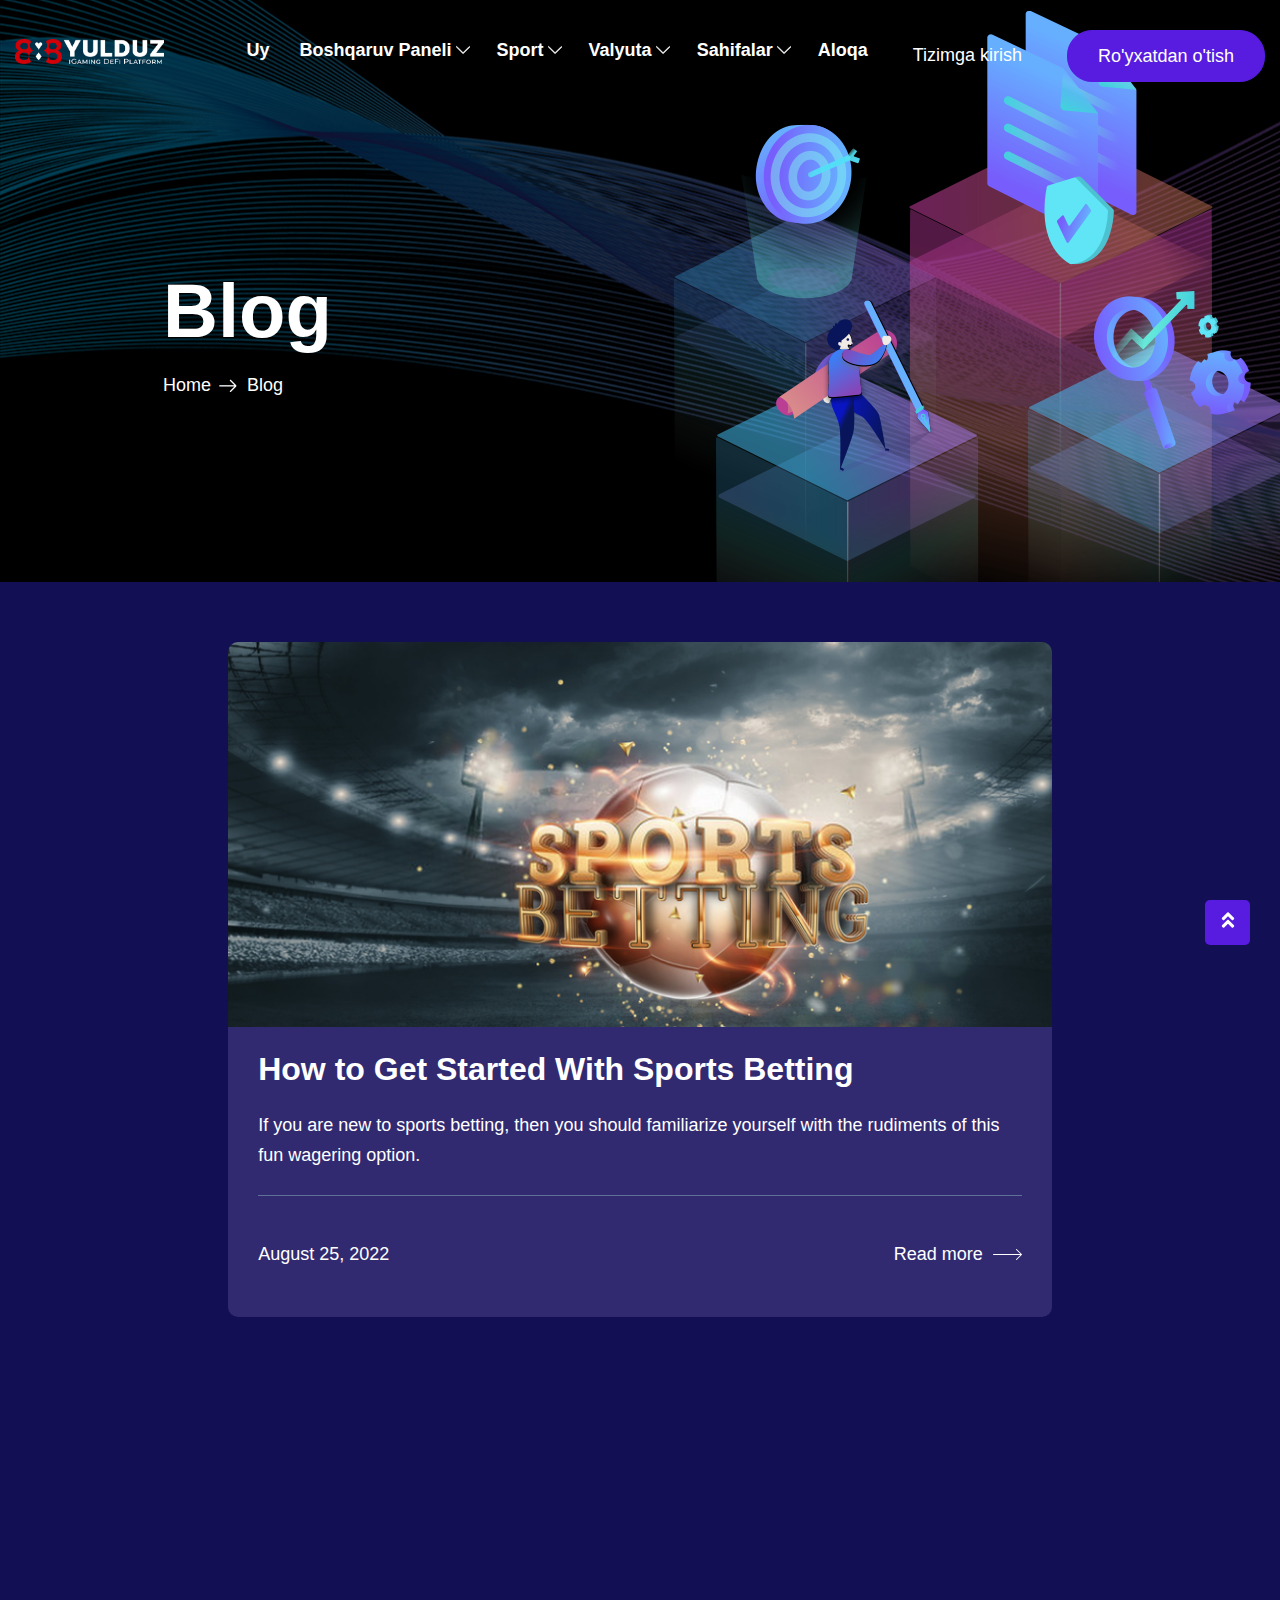
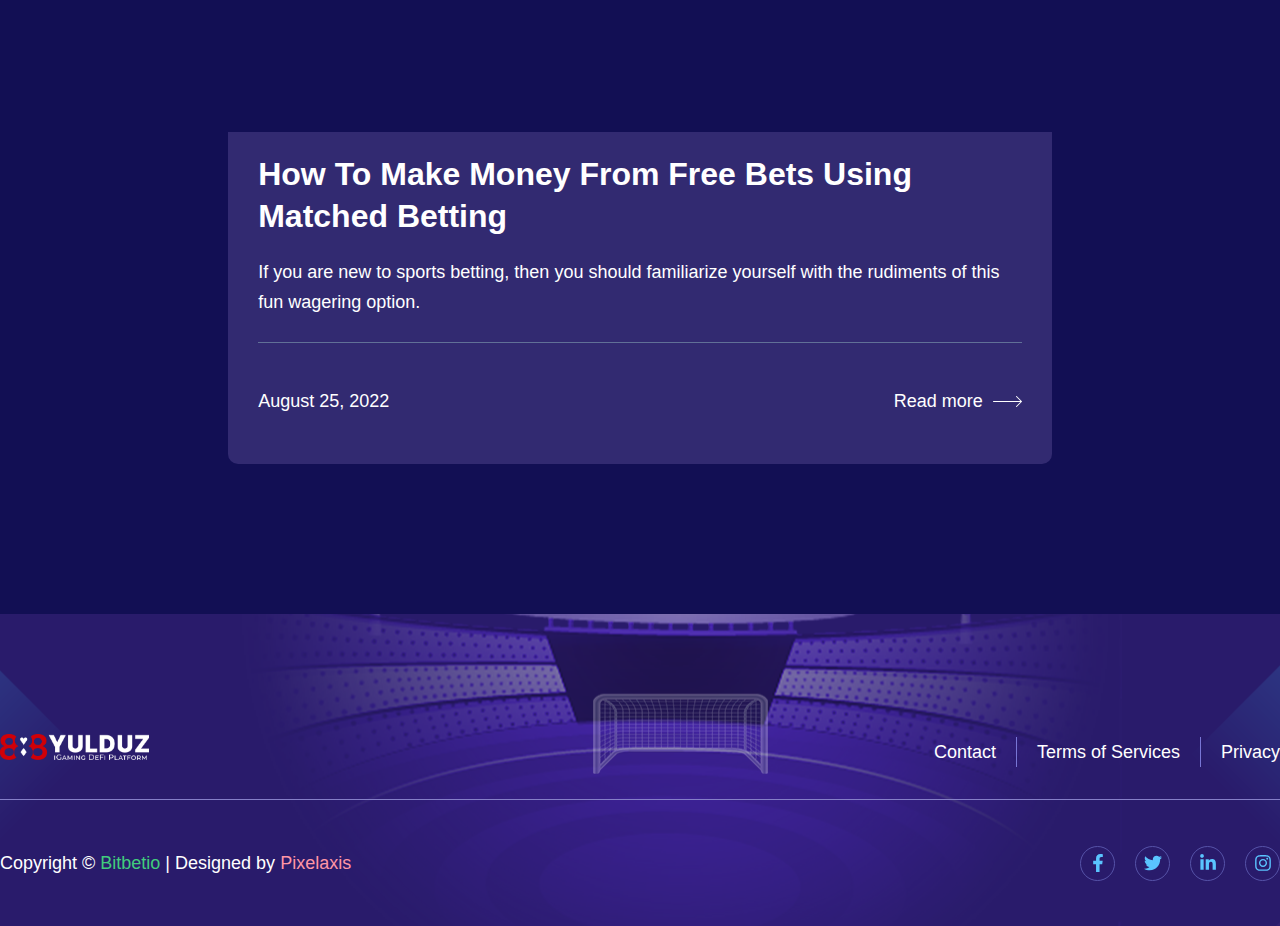
<file: category/index.html>
<!doctype html>
<html lang="uz">
<head>
    <meta charset="UTF-8">
    <meta name="viewport"
          content="width=device-width, user-scalable=no, initial-scale=1.0, maximum-scale=1.0, minimum-scale=1.0">
    <meta http-equiv="X-UA-Compatible" content="ie=edge">
    <title>Document</title>
    <link rel="stylesheet" href="style.css">
</head>
<body>
<header class="header">
    <div class="container">
        <div class="header__inner">
            <div class="navbar-collapse">
                <div class="header__inner__logo">
                    <a href="#" class="header__inner__logo__link">
                        <img src="../logo/logo.png" alt="logo" width="149">
                    </a>
                </div>
                <button class="navbar-toggler collapsed" type="button">
                    <i>
                        <svg stroke="currentColor" fill="currentColor" stroke-width="0" viewBox="0 0 448 512"
                             height="1em"
                             width="1em" xmlns="http://www.w3.org/2000/svg">
                            <path d="M16 132h416c8.837 0 16-7.163 16-16V76c0-8.837-7.163-16-16-16H16C7.163 60 0 67.163 0 76v40c0 8.837 7.163 16 16 16zm0 160h416c8.837 0 16-7.163 16-16v-40c0-8.837-7.163-16-16-16H16c-8.837 0-16 7.163-16 16v40c0 8.837 7.163 16 16 16zm0 160h416c8.837 0 16-7.163 16-16v-40c0-8.837-7.163-16-16-16H16c-8.837 0-16 7.163-16 16v40c0 8.837 7.163 16 16 16z"></path>
                        </svg>
                    </i>
                </button>
            </div>

            <div class="flex">
                <ul class="nav">
                    <li class="nav-item">
                        <a class="nav-link" href="#">
                            Uy
                        </a>
                    </li>
                    <li class="nav-item">
                        <a class="nav-link dropdown-toggle" href="#">
                            Boshqaruv paneli
                        </a>
                        <ul class="dropdown-menu">
                            <li>
                                <a class="nav-link" href="#">
                                    Boshqaruv paneli
                                </a>
                            </li>
                            <li class="sub-navbar">
                                <a class="dropdown-item dropdown-toggle nav-link" href="#">
                                    Sozlama
                                </a>
                                <ul class="sub-menu">
                                    <li>
                                        <a class="nav-link" href="#">
                                            Shaxsiy ma'lumotlar
                                        </a>
                                    </li>
                                    <li>
                                        <a class="nav-link" href="#">
                                            Parolni o'zgartirish
                                        </a>
                                    </li>
                                </ul>
                            </li>
                        </ul>
                    </li>
                    <li class="nav-item">
                        <a class="nav-link dropdown-toggle" href="#">
                            Sport
                        </a>
                        <ul class="dropdown-menu">
                            <li>
                                <a class="nav-link" href="#">
                                    Tennis
                                </a>
                            </li>
                            <li>
                                <a class="nav-link" href="#">
                                    Futbol
                                </a>
                            </li>
                            <li>
                                <a class="nav-link" href="#">
                                    NBA
                                </a>
                            </li>
                        </ul>
                    </li>
                    <li class="nav-item">
                        <a class="nav-link dropdown-toggle" href="#">
                            Valyuta
                        </a>
                        <ul class="dropdown-menu">
                            <li>
                                <a class="nav-link" href="#">
                                    Escrow Gambling to'lovi
                                </a>
                            </li>
                            <li>
                                <a class="nav-link" href="#">
                                    Valyuta tikish
                                </a>
                            </li>
                            <li>
                                <a class="nav-link" href="#">
                                    Tikish tafsilotlari
                                </a>
                            </li>
                            <li>
                                <a class="nav-link" href="#">
                                    Valyuta yaratish
                                </a>
                            </li>
                        </ul>
                    </li>
                    <li class="nav-item">
                        <a class="nav-link dropdown-toggle" href="#">
                            Sahifalar
                        </a>
                        <ul class="dropdown-menu">
                            <li class="sub-navbar">
                                <a class="dropdown-item dropdown-toggle nav-link" href="#">
                                    Turnirlar
                                </a>
                                <ul class="sub-menu">
                                    <li>
                                        <a class="nav-link" href="#">
                                            Turnirlar
                                        </a>
                                    </li>
                                    <li>
                                        <a class="nav-link" href="#">
                                            Turnir tafsilotlari
                                        </a>
                                    </li>
                                </ul>
                            </li>
                            <li class="sub-navbar">
                                <a class="dropdown-item dropdown-toggle nav-link" href="#">
                                    Blog
                                </a>
                                <ul class="sub-menu">
                                    <li>
                                        <a class="nav-link" href="#">
                                            Blog
                                        </a>
                                    </li>
                                    <li>
                                        <a class="nav-link" href="#">
                                            Blog Details
                                        </a>
                                    </li>
                                </ul>
                            </li>
                            <li>
                                <a class="nav-link" href="#">
                                    Hamkor
                                </a>
                            </li>
                            <li>
                                <a class="nav-link" href="#">
                                    Tez-tez so'raladigan savollar
                                </a>
                            </li>
                            <li>
                                <a class="nav-link" href="#">
                                    Maxfiylik siyosati
                                </a>
                            </li>
                            <li>
                                <a class="nav-link" href="#">
                                    Foydalanish shartlari
                                </a>
                            </li>
                            <li>
                                <a class="nav-link" href="#">
                                    Xato
                                </a>
                            </li>
                        </ul>
                    </li>
                    <li class="nav-item">
                        <a class="nav-link" href="#">
                            Aloqa
                        </a>
                    </li>
                </ul>
                <ul class="header__inner__btn">
                    <li class="header__inner__btn__item">
                        <a href="#" class="header__inner__btn__item__link">
                            Tizimga kirish
                        </a>
                    </li>
                    <li class="header__inner__btn__item sing">
                        <a href="#" class="header__inner__btn__item__link">
                            Ro'yxatdan o'tish
                        </a>
                    </li>
                </ul>
            </div>
        </div>
    </div>
</header>
<section class="banner-section inner-banner blog">
    <div class="overlay">
        <div class="shape-area">
            <img alt="image"
                 src="../img/blog-illus.png"
                 width="606" height="571" decoding="async" data-nimg="1"
                 class="affiliate end-0 bottom-0" loading="lazy" style="color: transparent;">
        </div>
        <div class="banner-content">
            <div class="container">
                <div class="row">
                    <div class="col-lg-9 col-md-10">
                        <div class="main-content">
                            <h1>Blog</h1>
                            <div class="breadcrumb-area">
                                <nav aria-label="breadcrumb">
                                    <ol class="breadcrumb d-flex align-items-center">
                                        <li class="breadcrumb-item false">
                                            <a href="#">Home</a>
                                        </li>
                                        <li class="breadcrumb-item active">
                                            Blog
                                        </li>
                                    </ol>
                                </nav>
                            </div>
                        </div>
                    </div>
                </div>
            </div>
        </div>
    </div>
</section>
<section class="blog-section">
    <div class="overlay pt-120">
        <div class="container">
            <div class="row justify-content-center">
                <div class="col-xxl-0 col-lg-7">
                    <div class="single-blog">
                        <div class="blog-img">
                            <img alt="icon"
                                 src="../img/blog-img-1.png"
                                 width="856" height="400" decoding="async" data-nimg="1"
                                 loading="lazy" style="color: transparent;">
                        </div>
                        <div class="blog-content">
                            <div class="mid-content">
                                <a href="#">
                                    <h4>How to Get Started With Sports Betting</h4>
                                </a>
                                <p>
                                    If you are new to sports betting, then you should familiarize yourself with the
                                    rudiments of this fun wagering option.
                                </p>
                            </div>
                            <div class="bottom-item d-flex justify-content-between align-items-center">
                                <p>
                                    August 25, 2022
                                </p>
                                <a class="btn-area d-flex align-items-center" href="#">
                                    Read more
                                    <img alt="icon"
                                         src="../icon/arrow-right.png"
                                         width="29" height="11" decoding="async" data-nimg="1" loading="lazy"
                                         style="color: transparent;">
                                </a>
                            </div>
                        </div>
                    </div>
                    <div class="single-blog">
                        <div class="blog-img">
                            <img alt="icon"
                                 src="../img/blog-img-2.png"
                                 width="856" height="400" decoding="async" data-nimg="1"
                                 loading="lazy" style="color: transparent;">
                        </div>
                        <div class="blog-content">
                            <div class="mid-content">
                                <a href="#">
                                    <h4>
                                        How To Make Money From Free Bets Using Matched Betting
                                    </h4>
                                </a>
                                <p>
                                    If you are new to sports betting, then you should familiarize yourself with the
                                    rudiments of this fun wagering option.
                                </p>
                            </div>
                            <div class="bottom-item d-flex justify-content-between align-items-center">
                                <p>
                                    August 25, 2022
                                </p>
                                <a class="btn-area d-flex align-items-center" href="#">
                                    Read more
                                    <img alt="icon"
                                         src="../icon/arrow-right.png"
                                         width="29" height="11" decoding="async" data-nimg="1" loading="lazy"
                                         style="color: transparent;">
                                </a>
                            </div>
                        </div>
                    </div>
                </div>
            </div>
        </div>
    </div>
</section>
<footer class="footer-section">
    <div class="container pt-120">
        <div class="footer-bottom-area pt-120">
            <div class="row">
                <div class="col-xl-12">
                    <div class="menu-item">
                        <a class="logo" href="#">
                            <img src="../logo/logo.png" alt="logo" width="149">
                        </a>
                        <ul class="footer-link">
                            <li>
                                <a href="#">
                                    Contact
                                </a>
                            </li>
                            <li>
                                <a href="#">
                                    Terms of Services
                                </a>
                            </li>
                            <li>
                                <a href="#">
                                    Privacy
                                </a>
                            </li>
                        </ul>
                    </div>
                </div>
                <div class="col-12">
                    <div class="copyright">
                        <div class="copy-area">
                            <p> <!-- -->Copyright ©
                                <a href="#">Bitbetio</a>
                                | Designed by<!-- -->
                                <a class="auth" href="https://themeforest.net/user/pixelaxis">
                                    Pixelaxis
                                </a>
                            </p>
                        </div>
                        <ul class="social-link d-flex align-items-center">
                            <li>
                                <a href="#">
                                    <svg stroke="currentColor" fill="currentColor" stroke-width="0"
                                         viewBox="0 0 320 512"
                                         height="1em" width="1em" xmlns="http://www.w3.org/2000/svg">
                                        <path d="M279.14 288l14.22-92.66h-88.91v-60.13c0-25.35 12.42-50.06 52.24-50.06h40.42V6.26S260.43 0 225.36 0c-73.22 0-121.08 44.38-121.08 124.72v70.62H22.89V288h81.39v224h100.17V288z"></path>
                                    </svg>
                                </a>
                            </li>
                            <li>
                                <a href="#">
                                    <svg stroke="currentColor" fill="currentColor" stroke-width="0"
                                         viewBox="0 0 512 512"
                                         height="1em" width="1em" xmlns="http://www.w3.org/2000/svg">
                                        <path d="M459.37 151.716c.325 4.548.325 9.097.325 13.645 0 138.72-105.583 298.558-298.558 298.558-59.452 0-114.68-17.219-161.137-47.106 8.447.974 16.568 1.299 25.34 1.299 49.055 0 94.213-16.568 130.274-44.832-46.132-.975-84.792-31.188-98.112-72.772 6.498.974 12.995 1.624 19.818 1.624 9.421 0 18.843-1.3 27.614-3.573-48.081-9.747-84.143-51.98-84.143-102.985v-1.299c13.969 7.797 30.214 12.67 47.431 13.319-28.264-18.843-46.781-51.005-46.781-87.391 0-19.492 5.197-37.36 14.294-52.954 51.655 63.675 129.3 105.258 216.365 109.807-1.624-7.797-2.599-15.918-2.599-24.04 0-57.828 46.782-104.934 104.934-104.934 30.213 0 57.502 12.67 76.67 33.137 23.715-4.548 46.456-13.32 66.599-25.34-7.798 24.366-24.366 44.833-46.132 57.827 21.117-2.273 41.584-8.122 60.426-16.243-14.292 20.791-32.161 39.308-52.628 54.253z"></path>
                                    </svg>
                                </a>
                            </li>
                            <li>
                                <a href="#">
                                    <svg stroke="currentColor" fill="currentColor" stroke-width="0"
                                         viewBox="0 0 448 512"
                                         height="1em" width="1em" xmlns="http://www.w3.org/2000/svg">
                                        <path d="M100.28 448H7.4V148.9h92.88zM53.79 108.1C24.09 108.1 0 83.5 0 53.8a53.79 53.79 0 0 1 107.58 0c0 29.7-24.1 54.3-53.79 54.3zM447.9 448h-92.68V302.4c0-34.7-.7-79.2-48.29-79.2-48.29 0-55.69 37.7-55.69 76.7V448h-92.78V148.9h89.08v40.8h1.3c12.4-23.5 42.69-48.3 87.88-48.3 94 0 111.28 61.9 111.28 142.3V448z"></path>
                                    </svg>
                                </a>
                            </li>
                            <li>
                                <a href="#">
                                    <svg stroke="currentColor" fill="currentColor" stroke-width="0"
                                         viewBox="0 0 448 512"
                                         height="1em" width="1em" xmlns="http://www.w3.org/2000/svg">
                                        <path d="M224.1 141c-63.6 0-114.9 51.3-114.9 114.9s51.3 114.9 114.9 114.9S339 319.5 339 255.9 287.7 141 224.1 141zm0 189.6c-41.1 0-74.7-33.5-74.7-74.7s33.5-74.7 74.7-74.7 74.7 33.5 74.7 74.7-33.6 74.7-74.7 74.7zm146.4-194.3c0 14.9-12 26.8-26.8 26.8-14.9 0-26.8-12-26.8-26.8s12-26.8 26.8-26.8 26.8 12 26.8 26.8zm76.1 27.2c-1.7-35.9-9.9-67.7-36.2-93.9-26.2-26.2-58-34.4-93.9-36.2-37-2.1-147.9-2.1-184.9 0-35.8 1.7-67.6 9.9-93.9 36.1s-34.4 58-36.2 93.9c-2.1 37-2.1 147.9 0 184.9 1.7 35.9 9.9 67.7 36.2 93.9s58 34.4 93.9 36.2c37 2.1 147.9 2.1 184.9 0 35.9-1.7 67.7-9.9 93.9-36.2 26.2-26.2 34.4-58 36.2-93.9 2.1-37 2.1-147.8 0-184.8zM398.8 388c-7.8 19.6-22.9 34.7-42.6 42.6-29.5 11.7-99.5 9-132.1 9s-102.7 2.6-132.1-9c-19.6-7.8-34.7-22.9-42.6-42.6-11.7-29.5-9-99.5-9-132.1s-2.6-102.7 9-132.1c7.8-19.6 22.9-34.7 42.6-42.6 29.5-11.7 99.5-9 132.1-9s102.7-2.6 132.1 9c19.6 7.8 34.7 22.9 42.6 42.6 11.7 29.5 9 99.5 9 132.1s2.7 102.7-9 132.1z"></path>
                                    </svg>
                                </a>
                            </li>
                        </ul>
                    </div>
                </div>
            </div>
        </div>
    </div>
</footer>
<button type="button" class="scrollToTop">
    <i>
        <svg stroke="currentColor" fill="currentColor" stroke-width="0" viewBox="0 0 320 512" height="1em" width="1em"
             xmlns="http://www.w3.org/2000/svg">
            <path d="M177 255.7l136 136c9.4 9.4 9.4 24.6 0 33.9l-22.6 22.6c-9.4 9.4-24.6 9.4-33.9 0L160 351.9l-96.4 96.4c-9.4 9.4-24.6 9.4-33.9 0L7 425.7c-9.4-9.4-9.4-24.6 0-33.9l136-136c9.4-9.5 24.6-9.5 34-.1zm-34-192L7 199.7c-9.4 9.4-9.4 24.6 0 33.9l22.6 22.6c9.4 9.4 24.6 9.4 33.9 0l96.4-96.4 96.4 96.4c9.4 9.4 24.6 9.4 33.9 0l22.6-22.6c9.4-9.4 9.4-24.6 0-33.9l-136-136c-9.2-9.4-24.4-9.4-33.8 0z"></path>
        </svg>
    </i>
</button>

<script src="../script.js"></script>
</body>
</html>
</file>
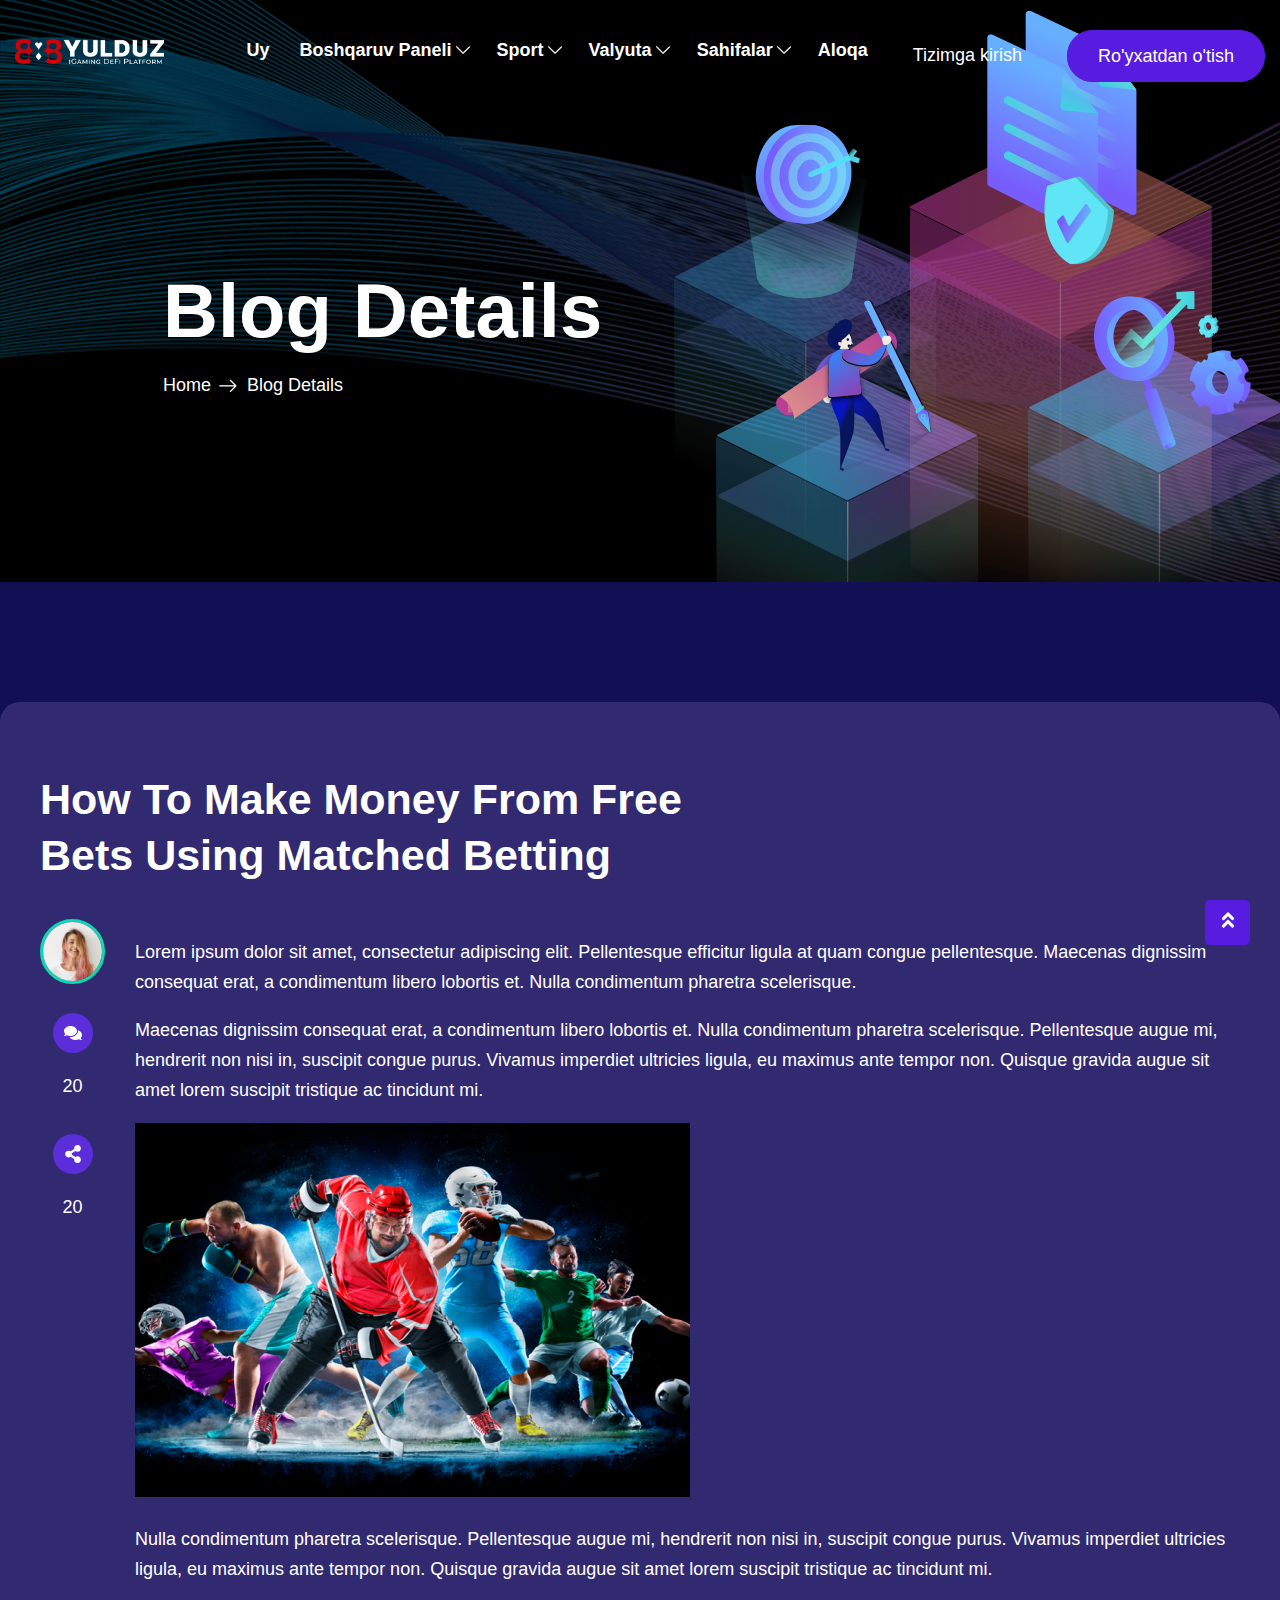
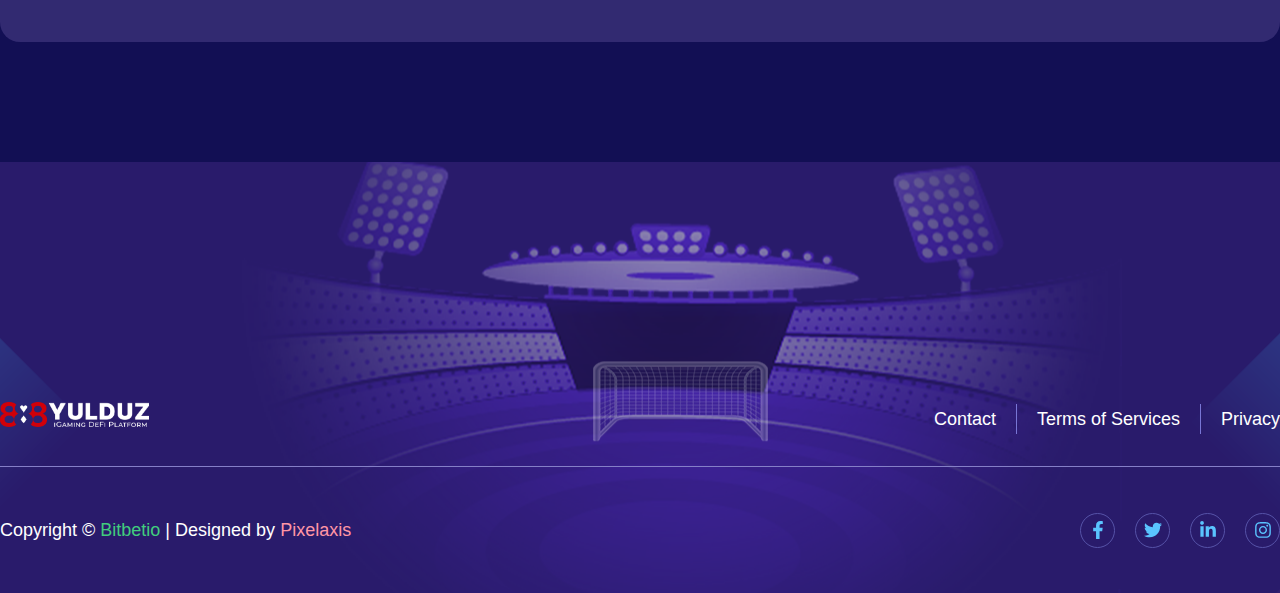
<file: page/index.html>
<!doctype html>
<html lang="uz">
<head>
    <meta charset="UTF-8">
    <meta name="viewport"
          content="width=device-width, user-scalable=no, initial-scale=1.0, maximum-scale=1.0, minimum-scale=1.0">
    <meta http-equiv="X-UA-Compatible" content="ie=edge">
    <title>Document</title>
    <link rel="stylesheet" href="style.css">
</head>
<body>
<header class="header">
    <div class="container">
        <div class="header__inner">
            <div class="navbar-collapse">
                <div class="header__inner__logo">
                    <a href="#" class="header__inner__logo__link">
                        <img src="../logo/logo.png" alt="logo" width="149">
                    </a>
                </div>
                <button class="navbar-toggler collapsed" type="button">
                    <i>
                        <svg stroke="currentColor" fill="currentColor" stroke-width="0" viewBox="0 0 448 512"
                             height="1em"
                             width="1em" xmlns="http://www.w3.org/2000/svg">
                            <path d="M16 132h416c8.837 0 16-7.163 16-16V76c0-8.837-7.163-16-16-16H16C7.163 60 0 67.163 0 76v40c0 8.837 7.163 16 16 16zm0 160h416c8.837 0 16-7.163 16-16v-40c0-8.837-7.163-16-16-16H16c-8.837 0-16 7.163-16 16v40c0 8.837 7.163 16 16 16zm0 160h416c8.837 0 16-7.163 16-16v-40c0-8.837-7.163-16-16-16H16c-8.837 0-16 7.163-16 16v40c0 8.837 7.163 16 16 16z"></path>
                        </svg>
                    </i>
                </button>
            </div>

            <div class="flex">
                <ul class="nav">
                    <li class="nav-item">
                        <a class="nav-link" href="#">
                            Uy
                        </a>
                    </li>
                    <li class="nav-item">
                        <a class="nav-link dropdown-toggle" href="#">
                            Boshqaruv paneli
                        </a>
                        <ul class="dropdown-menu">
                            <li>
                                <a class="nav-link" href="#">
                                    Boshqaruv paneli
                                </a>
                            </li>
                            <li class="sub-navbar">
                                <a class="dropdown-item dropdown-toggle nav-link" href="#">
                                    Sozlama
                                </a>
                                <ul class="sub-menu">
                                    <li>
                                        <a class="nav-link" href="#">
                                            Shaxsiy ma'lumotlar
                                        </a>
                                    </li>
                                    <li>
                                        <a class="nav-link" href="#">
                                            Parolni o'zgartirish
                                        </a>
                                    </li>
                                </ul>
                            </li>
                        </ul>
                    </li>
                    <li class="nav-item">
                        <a class="nav-link dropdown-toggle" href="#">
                            Sport
                        </a>
                        <ul class="dropdown-menu">
                            <li>
                                <a class="nav-link" href="#">
                                    Tennis
                                </a>
                            </li>
                            <li>
                                <a class="nav-link" href="#">
                                    Futbol
                                </a>
                            </li>
                            <li>
                                <a class="nav-link" href="#">
                                    NBA
                                </a>
                            </li>
                        </ul>
                    </li>
                    <li class="nav-item">
                        <a class="nav-link dropdown-toggle" href="#">
                            Valyuta
                        </a>
                        <ul class="dropdown-menu">
                            <li>
                                <a class="nav-link" href="#">
                                    Escrow Gambling to'lovi
                                </a>
                            </li>
                            <li>
                                <a class="nav-link" href="#">
                                    Valyuta tikish
                                </a>
                            </li>
                            <li>
                                <a class="nav-link" href="#">
                                    Tikish tafsilotlari
                                </a>
                            </li>
                            <li>
                                <a class="nav-link" href="#">
                                    Valyuta yaratish
                                </a>
                            </li>
                        </ul>
                    </li>
                    <li class="nav-item">
                        <a class="nav-link dropdown-toggle" href="#">
                            Sahifalar
                        </a>
                        <ul class="dropdown-menu">
                            <li class="sub-navbar">
                                <a class="dropdown-item dropdown-toggle nav-link" href="#">
                                    Turnirlar
                                </a>
                                <ul class="sub-menu">
                                    <li>
                                        <a class="nav-link" href="#">
                                            Turnirlar
                                        </a>
                                    </li>
                                    <li>
                                        <a class="nav-link" href="#">
                                            Turnir tafsilotlari
                                        </a>
                                    </li>
                                </ul>
                            </li>
                            <li class="sub-navbar">
                                <a class="dropdown-item dropdown-toggle nav-link" href="#">
                                    Blog
                                </a>
                                <ul class="sub-menu">
                                    <li>
                                        <a class="nav-link" href="#">
                                            Blog
                                        </a>
                                    </li>
                                    <li>
                                        <a class="nav-link" href="#">
                                            Blog Details
                                        </a>
                                    </li>
                                </ul>
                            </li>
                            <li>
                                <a class="nav-link" href="#">
                                    Hamkor
                                </a>
                            </li>
                            <li>
                                <a class="nav-link" href="#">
                                    Tez-tez so'raladigan savollar
                                </a>
                            </li>
                            <li>
                                <a class="nav-link" href="#">
                                    Maxfiylik siyosati
                                </a>
                            </li>
                            <li>
                                <a class="nav-link" href="#">
                                    Foydalanish shartlari
                                </a>
                            </li>
                            <li>
                                <a class="nav-link" href="#">
                                    Xato
                                </a>
                            </li>
                        </ul>
                    </li>
                    <li class="nav-item">
                        <a class="nav-link" href="#">
                            Aloqa
                        </a>
                    </li>
                </ul>
                <ul class="header__inner__btn">
                    <li class="header__inner__btn__item">
                        <a href="#" class="header__inner__btn__item__link">
                            Tizimga kirish
                        </a>
                    </li>
                    <li class="header__inner__btn__item sing">
                        <a href="#" class="header__inner__btn__item__link">
                            Ro'yxatdan o'tish
                        </a>
                    </li>
                </ul>
            </div>
        </div>
    </div>
</header>
<section class="banner-section inner-banner blog">
    <div class="overlay">
        <div class="shape-area">
            <img alt="image"
                 src="../img/blog-illus.png"
                 width="606" height="571" decoding="async" data-nimg="1"
                 class="affiliate end-0 bottom-0" loading="lazy" style="color: transparent;">
        </div>
        <div class="banner-content">
            <div class="container">
                <div class="row">
                    <div class="col-lg-9 col-md-10">
                        <div class="main-content">
                            <h1>Blog Details</h1>
                            <div class="breadcrumb-area">
                                <nav aria-label="breadcrumb">
                                    <ol class="breadcrumb d-flex align-items-center">
                                        <li class="breadcrumb-item false">
                                            <a href="#">Home</a>
                                        </li>
                                        <li class="breadcrumb-item active">
                                            Blog Details
                                        </li>
                                    </ol>
                                </nav>
                            </div>
                        </div>
                    </div>
                </div>
            </div>
        </div>
    </div>
</section>
<section class="blog-section">
    <div class="overlay pt-120">
        <div class="container">
            <div class="row justify-content-center">
                <div class="col-xxl-0 col-lg-7">
                    <div class="blog-post">
                        <h2 class="title">
                            How To Make Money From Free Bets Using Matched Betting
                        </h2>
                        <div class="author-blog-post d-flex">
                            <div class="author">
                                <img alt="image"
                                     src="../icon/author-img.png"
                                     width="65" height="65" decoding="async" data-nimg="1"
                                     class="author-img" loading="lazy" style="color: transparent;">
                                <div class="author-bottom">
                                    <a class="icon-area" href="#">
                                        <i>
                                            <svg stroke="currentColor" fill="currentColor" stroke-width="0"
                                                 viewBox="0 0 576 512" height="1em" width="1em"
                                                 xmlns="http://www.w3.org/2000/svg">
                                                <path d="M416 192c0-88.4-93.1-160-208-160S0 103.6 0 192c0 34.3 14.1 65.9 38 92-13.4 30.2-35.5 54.2-35.8 54.5-2.2 2.3-2.8 5.7-1.5 8.7S4.8 352 8 352c36.6 0 66.9-12.3 88.7-25 32.2 15.7 70.3 25 111.3 25 114.9 0 208-71.6 208-160zm122 220c23.9-26 38-57.7 38-92 0-66.9-53.5-124.2-129.3-148.1.9 6.6 1.3 13.3 1.3 20.1 0 105.9-107.7 192-240 192-10.8 0-21.3-.8-31.7-1.9C207.8 439.6 281.8 480 368 480c41 0 79.1-9.2 111.3-25 21.8 12.7 52.1 25 88.7 25 3.2 0 6.1-1.9 7.3-4.8 1.3-2.9.7-6.3-1.5-8.7-.3-.3-22.4-24.2-35.8-54.5z"></path>
                                            </svg>
                                        </i>
                                        <p class="mdr">20</p>
                                    </a>
                                    <a class="icon-area" href="#">
                                        <i>
                                            <svg stroke="currentColor" fill="currentColor" stroke-width="0"
                                                 viewBox="0 0 448 512" height="1em" width="1em"
                                                 xmlns="http://www.w3.org/2000/svg">
                                                <path d="M352 320c-22.608 0-43.387 7.819-59.79 20.895l-102.486-64.054a96.551 96.551 0 0 0 0-41.683l102.486-64.054C308.613 184.181 329.392 192 352 192c53.019 0 96-42.981 96-96S405.019 0 352 0s-96 42.981-96 96c0 7.158.79 14.13 2.276 20.841L155.79 180.895C139.387 167.819 118.608 160 96 160c-53.019 0-96 42.981-96 96s42.981 96 96 96c22.608 0 43.387-7.819 59.79-20.895l102.486 64.054A96.301 96.301 0 0 0 256 416c0 53.019 42.981 96 96 96s96-42.981 96-96-42.981-96-96-96z"></path>
                                            </svg>
                                        </i>
                                        <p class="mdr">20</p>
                                    </a>
                                </div>
                            </div>
                            <div class="author-content">
                                <div class="para-area">
                                    <p>
                                        Lorem ipsum dolor sit amet, consectetur adipiscing elit.
                                        Pellentesque efficitur ligula at quam congue pellentesque. Maecenas dignissim
                                        consequat erat, a condimentum libero lobortis et. Nulla condimentum pharetra
                                        scelerisque.
                                    </p>
                                    <p>
                                        Maecenas dignissim consequat erat, a condimentum libero lobortis et. Nulla
                                        condimentum pharetra scelerisque. Pellentesque augue mi, hendrerit non nisi in,
                                        suscipit congue purus. Vivamus imperdiet ultricies ligula, eu maximus ante
                                        tempor non. Quisque gravida augue sit amet lorem suscipit tristique ac tincidunt
                                        mi.
                                    </p>
                                </div>
                                <img alt="image"
                                     src="../img/blog-img-5.png"
                                     width="555" height="374" decoding="async" data-nimg="1" loading="lazy"
                                     style="color: transparent;">
                                <p>
                                    Nulla condimentum pharetra scelerisque. Pellentesque augue mi, hendrerit non nisi
                                    in,
                                    suscipit congue purus. Vivamus imperdiet ultricies ligula, eu maximus ante tempor
                                    non. Quisque gravida augue sit amet lorem suscipit tristique ac tincidunt mi.
                                </p>
                            </div>
                        </div>
                    </div>
                </div>
            </div>
        </div>
    </div>
</section>
<footer class="footer-section">
    <div class="container pt-120">
        <div class="footer-bottom-area pt-120">
            <div class="row">
                <div class="col-xl-12">
                    <div class="menu-item">
                        <a class="logo" href="#">
                            <img src="../logo/logo.png" alt="logo" width="149">
                        </a>
                        <ul class="footer-link">
                            <li>
                                <a href="#">
                                    Contact
                                </a>
                            </li>
                            <li>
                                <a href="#">
                                    Terms of Services
                                </a>
                            </li>
                            <li>
                                <a href="#">
                                    Privacy
                                </a>
                            </li>
                        </ul>
                    </div>
                </div>
                <div class="col-12">
                    <div class="copyright">
                        <div class="copy-area">
                            <p> <!-- -->Copyright ©
                                <a href="#">Bitbetio</a>
                                | Designed by<!-- -->
                                <a class="auth" href="https://themeforest.net/user/pixelaxis">
                                    Pixelaxis
                                </a>
                            </p>
                        </div>
                        <ul class="social-link d-flex align-items-center">
                            <li>
                                <a href="#">
                                    <svg stroke="currentColor" fill="currentColor" stroke-width="0"
                                         viewBox="0 0 320 512"
                                         height="1em" width="1em" xmlns="http://www.w3.org/2000/svg">
                                        <path d="M279.14 288l14.22-92.66h-88.91v-60.13c0-25.35 12.42-50.06 52.24-50.06h40.42V6.26S260.43 0 225.36 0c-73.22 0-121.08 44.38-121.08 124.72v70.62H22.89V288h81.39v224h100.17V288z"></path>
                                    </svg>
                                </a>
                            </li>
                            <li>
                                <a href="#">
                                    <svg stroke="currentColor" fill="currentColor" stroke-width="0"
                                         viewBox="0 0 512 512"
                                         height="1em" width="1em" xmlns="http://www.w3.org/2000/svg">
                                        <path d="M459.37 151.716c.325 4.548.325 9.097.325 13.645 0 138.72-105.583 298.558-298.558 298.558-59.452 0-114.68-17.219-161.137-47.106 8.447.974 16.568 1.299 25.34 1.299 49.055 0 94.213-16.568 130.274-44.832-46.132-.975-84.792-31.188-98.112-72.772 6.498.974 12.995 1.624 19.818 1.624 9.421 0 18.843-1.3 27.614-3.573-48.081-9.747-84.143-51.98-84.143-102.985v-1.299c13.969 7.797 30.214 12.67 47.431 13.319-28.264-18.843-46.781-51.005-46.781-87.391 0-19.492 5.197-37.36 14.294-52.954 51.655 63.675 129.3 105.258 216.365 109.807-1.624-7.797-2.599-15.918-2.599-24.04 0-57.828 46.782-104.934 104.934-104.934 30.213 0 57.502 12.67 76.67 33.137 23.715-4.548 46.456-13.32 66.599-25.34-7.798 24.366-24.366 44.833-46.132 57.827 21.117-2.273 41.584-8.122 60.426-16.243-14.292 20.791-32.161 39.308-52.628 54.253z"></path>
                                    </svg>
                                </a>
                            </li>
                            <li>
                                <a href="#">
                                    <svg stroke="currentColor" fill="currentColor" stroke-width="0"
                                         viewBox="0 0 448 512"
                                         height="1em" width="1em" xmlns="http://www.w3.org/2000/svg">
                                        <path d="M100.28 448H7.4V148.9h92.88zM53.79 108.1C24.09 108.1 0 83.5 0 53.8a53.79 53.79 0 0 1 107.58 0c0 29.7-24.1 54.3-53.79 54.3zM447.9 448h-92.68V302.4c0-34.7-.7-79.2-48.29-79.2-48.29 0-55.69 37.7-55.69 76.7V448h-92.78V148.9h89.08v40.8h1.3c12.4-23.5 42.69-48.3 87.88-48.3 94 0 111.28 61.9 111.28 142.3V448z"></path>
                                    </svg>
                                </a>
                            </li>
                            <li>
                                <a href="#">
                                    <svg stroke="currentColor" fill="currentColor" stroke-width="0"
                                         viewBox="0 0 448 512"
                                         height="1em" width="1em" xmlns="http://www.w3.org/2000/svg">
                                        <path d="M224.1 141c-63.6 0-114.9 51.3-114.9 114.9s51.3 114.9 114.9 114.9S339 319.5 339 255.9 287.7 141 224.1 141zm0 189.6c-41.1 0-74.7-33.5-74.7-74.7s33.5-74.7 74.7-74.7 74.7 33.5 74.7 74.7-33.6 74.7-74.7 74.7zm146.4-194.3c0 14.9-12 26.8-26.8 26.8-14.9 0-26.8-12-26.8-26.8s12-26.8 26.8-26.8 26.8 12 26.8 26.8zm76.1 27.2c-1.7-35.9-9.9-67.7-36.2-93.9-26.2-26.2-58-34.4-93.9-36.2-37-2.1-147.9-2.1-184.9 0-35.8 1.7-67.6 9.9-93.9 36.1s-34.4 58-36.2 93.9c-2.1 37-2.1 147.9 0 184.9 1.7 35.9 9.9 67.7 36.2 93.9s58 34.4 93.9 36.2c37 2.1 147.9 2.1 184.9 0 35.9-1.7 67.7-9.9 93.9-36.2 26.2-26.2 34.4-58 36.2-93.9 2.1-37 2.1-147.8 0-184.8zM398.8 388c-7.8 19.6-22.9 34.7-42.6 42.6-29.5 11.7-99.5 9-132.1 9s-102.7 2.6-132.1-9c-19.6-7.8-34.7-22.9-42.6-42.6-11.7-29.5-9-99.5-9-132.1s-2.6-102.7 9-132.1c7.8-19.6 22.9-34.7 42.6-42.6 29.5-11.7 99.5-9 132.1-9s102.7-2.6 132.1 9c19.6 7.8 34.7 22.9 42.6 42.6 11.7 29.5 9 99.5 9 132.1s2.7 102.7-9 132.1z"></path>
                                    </svg>
                                </a>
                            </li>
                        </ul>
                    </div>
                </div>
            </div>
        </div>
    </div>
</footer>
<button type="button" class="scrollToTop">
    <i>
        <svg stroke="currentColor" fill="currentColor" stroke-width="0" viewBox="0 0 320 512" height="1em" width="1em"
             xmlns="http://www.w3.org/2000/svg">
            <path d="M177 255.7l136 136c9.4 9.4 9.4 24.6 0 33.9l-22.6 22.6c-9.4 9.4-24.6 9.4-33.9 0L160 351.9l-96.4 96.4c-9.4 9.4-24.6 9.4-33.9 0L7 425.7c-9.4-9.4-9.4-24.6 0-33.9l136-136c9.4-9.5 24.6-9.5 34-.1zm-34-192L7 199.7c-9.4 9.4-9.4 24.6 0 33.9l22.6 22.6c9.4 9.4 24.6 9.4 33.9 0l96.4-96.4 96.4 96.4c9.4 9.4 24.6 9.4 33.9 0l22.6-22.6c9.4-9.4 9.4-24.6 0-33.9l-136-136c-9.2-9.4-24.4-9.4-33.8 0z"></path>
        </svg>
    </i>
</button>

<script src="../script.js"></script>
</body>
</html>
</file>
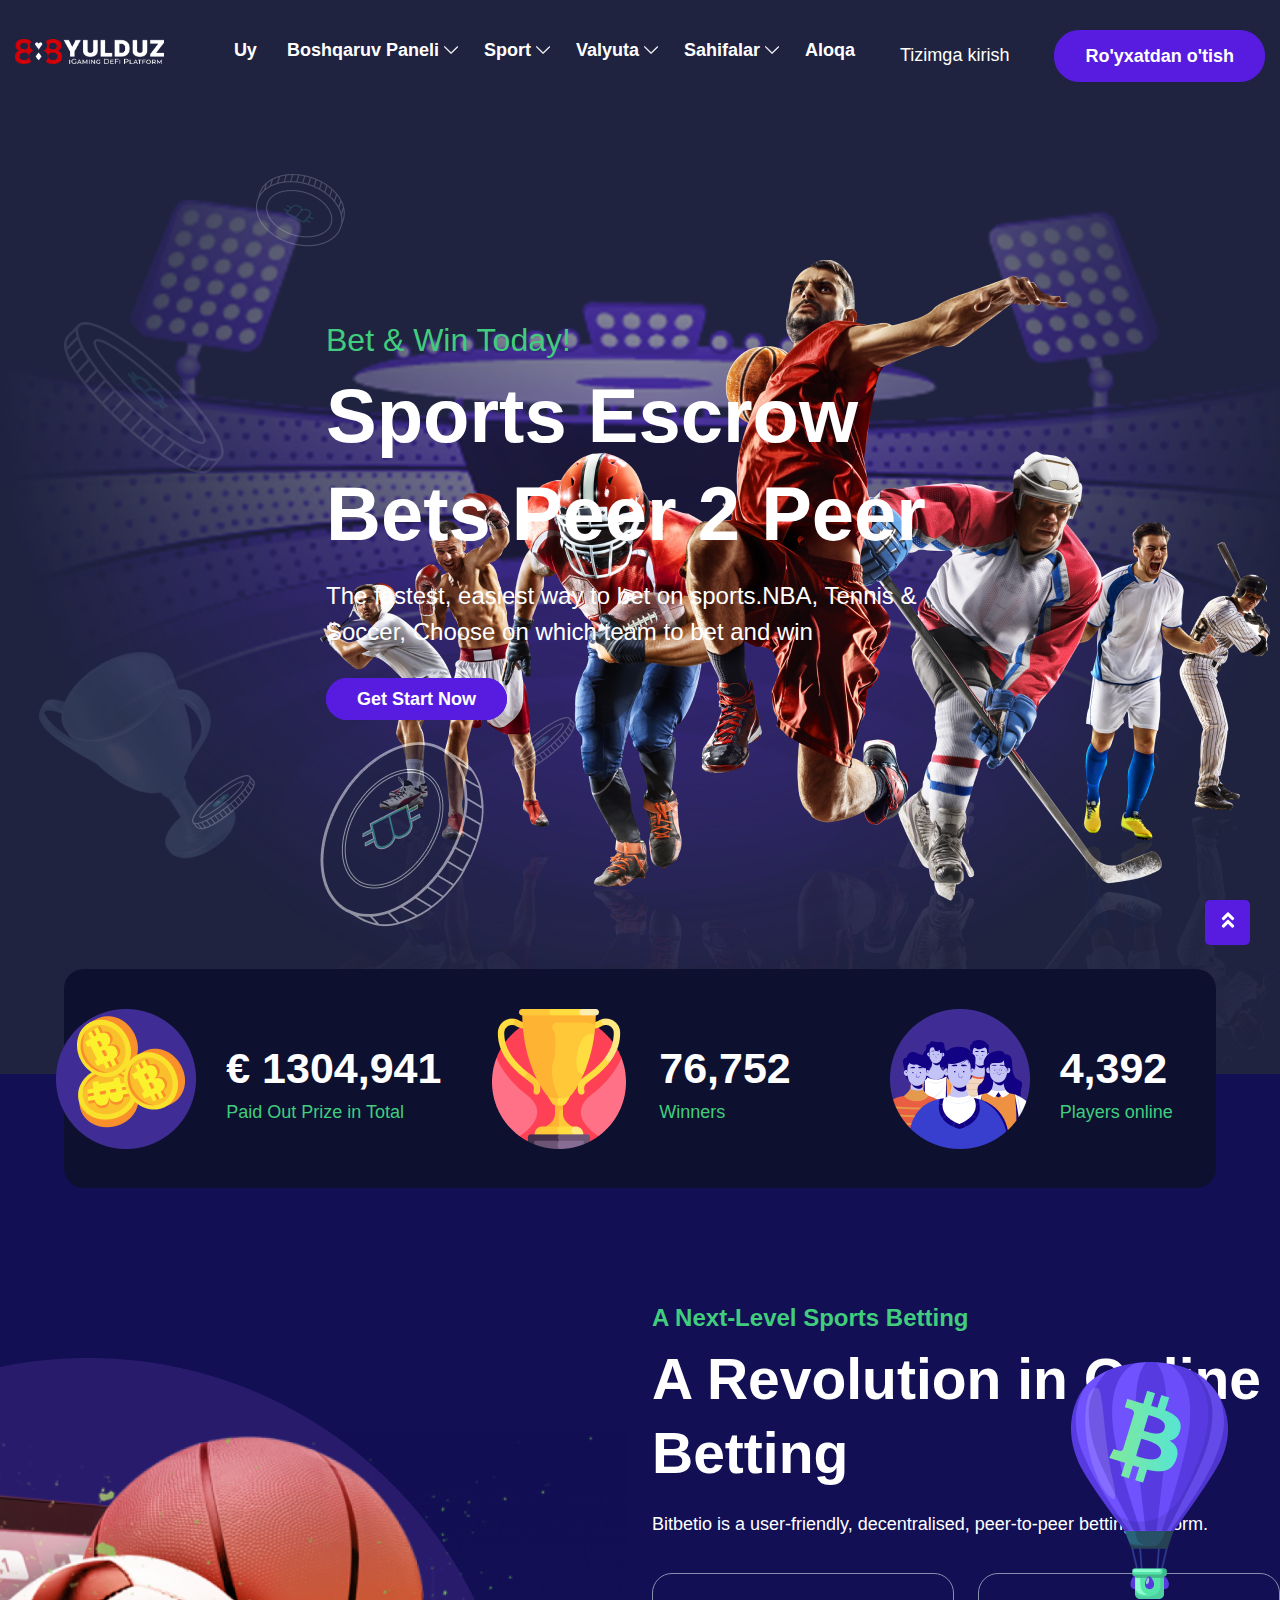
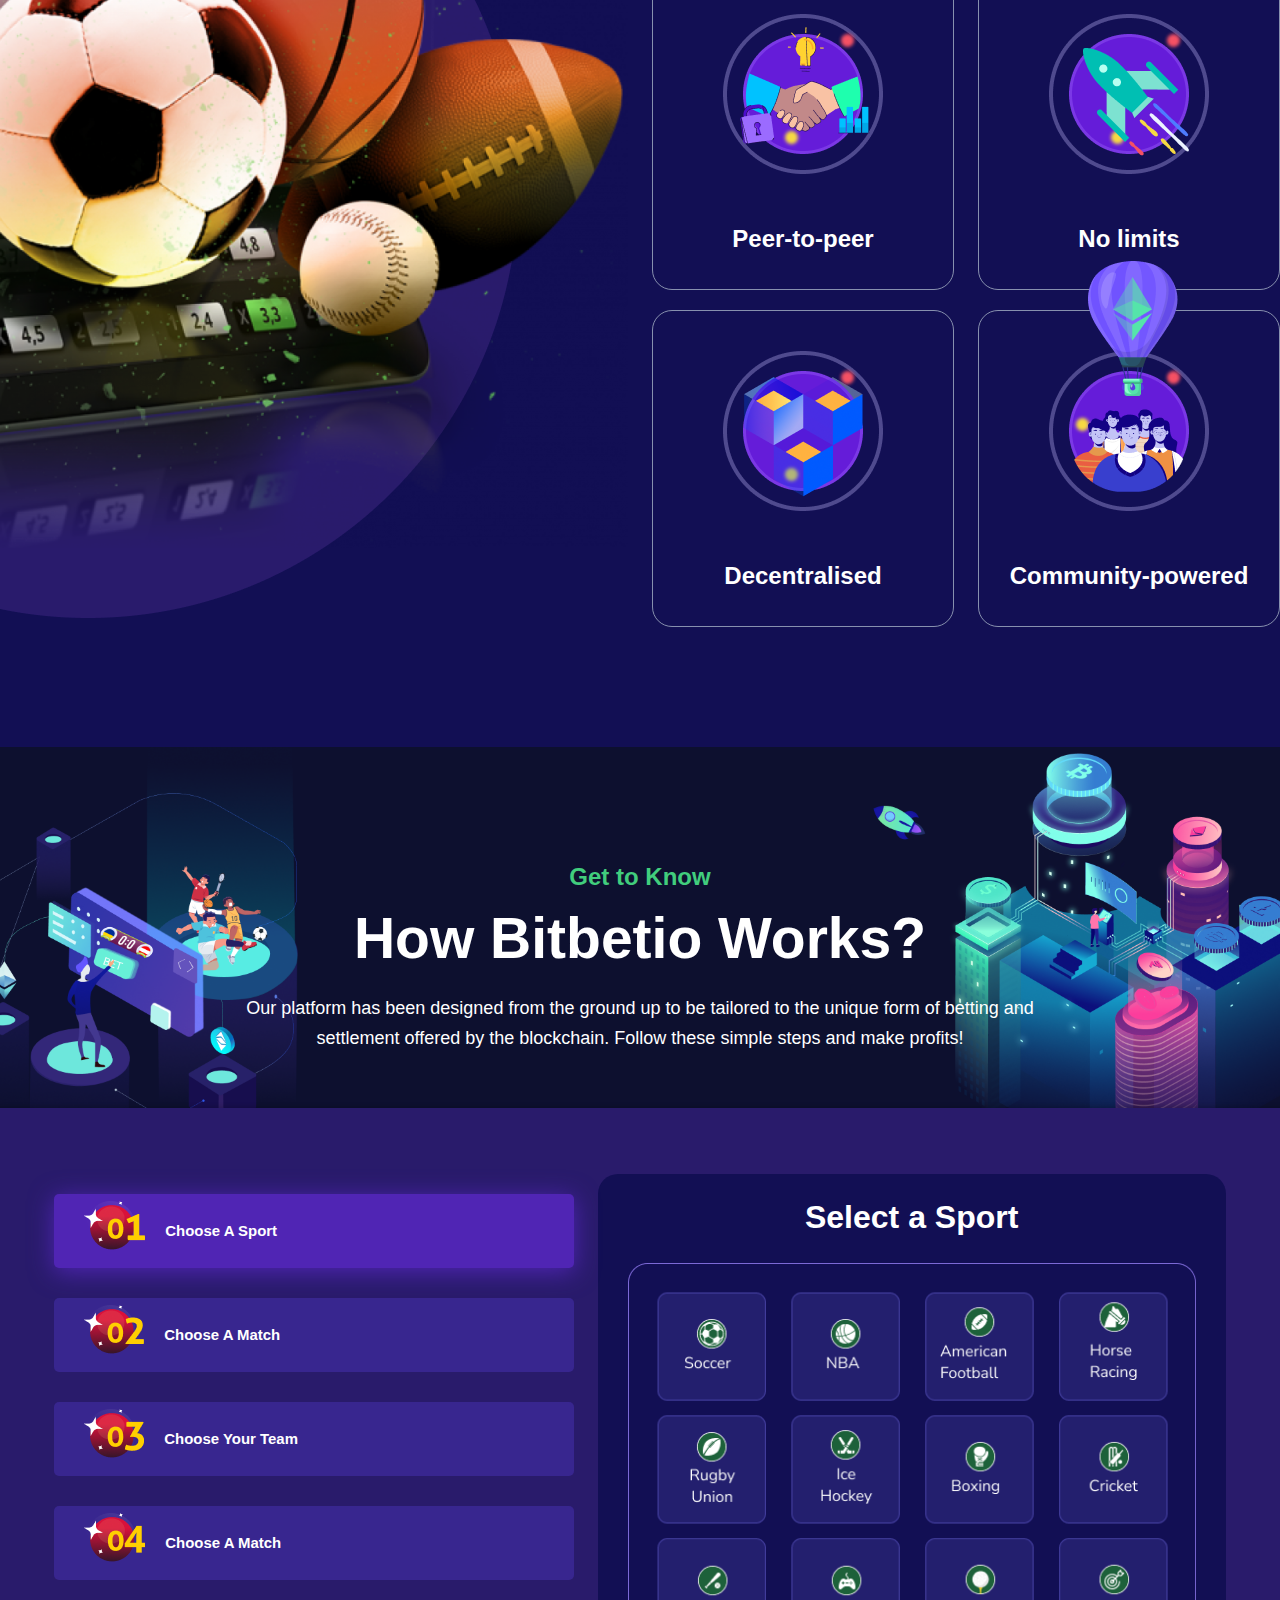
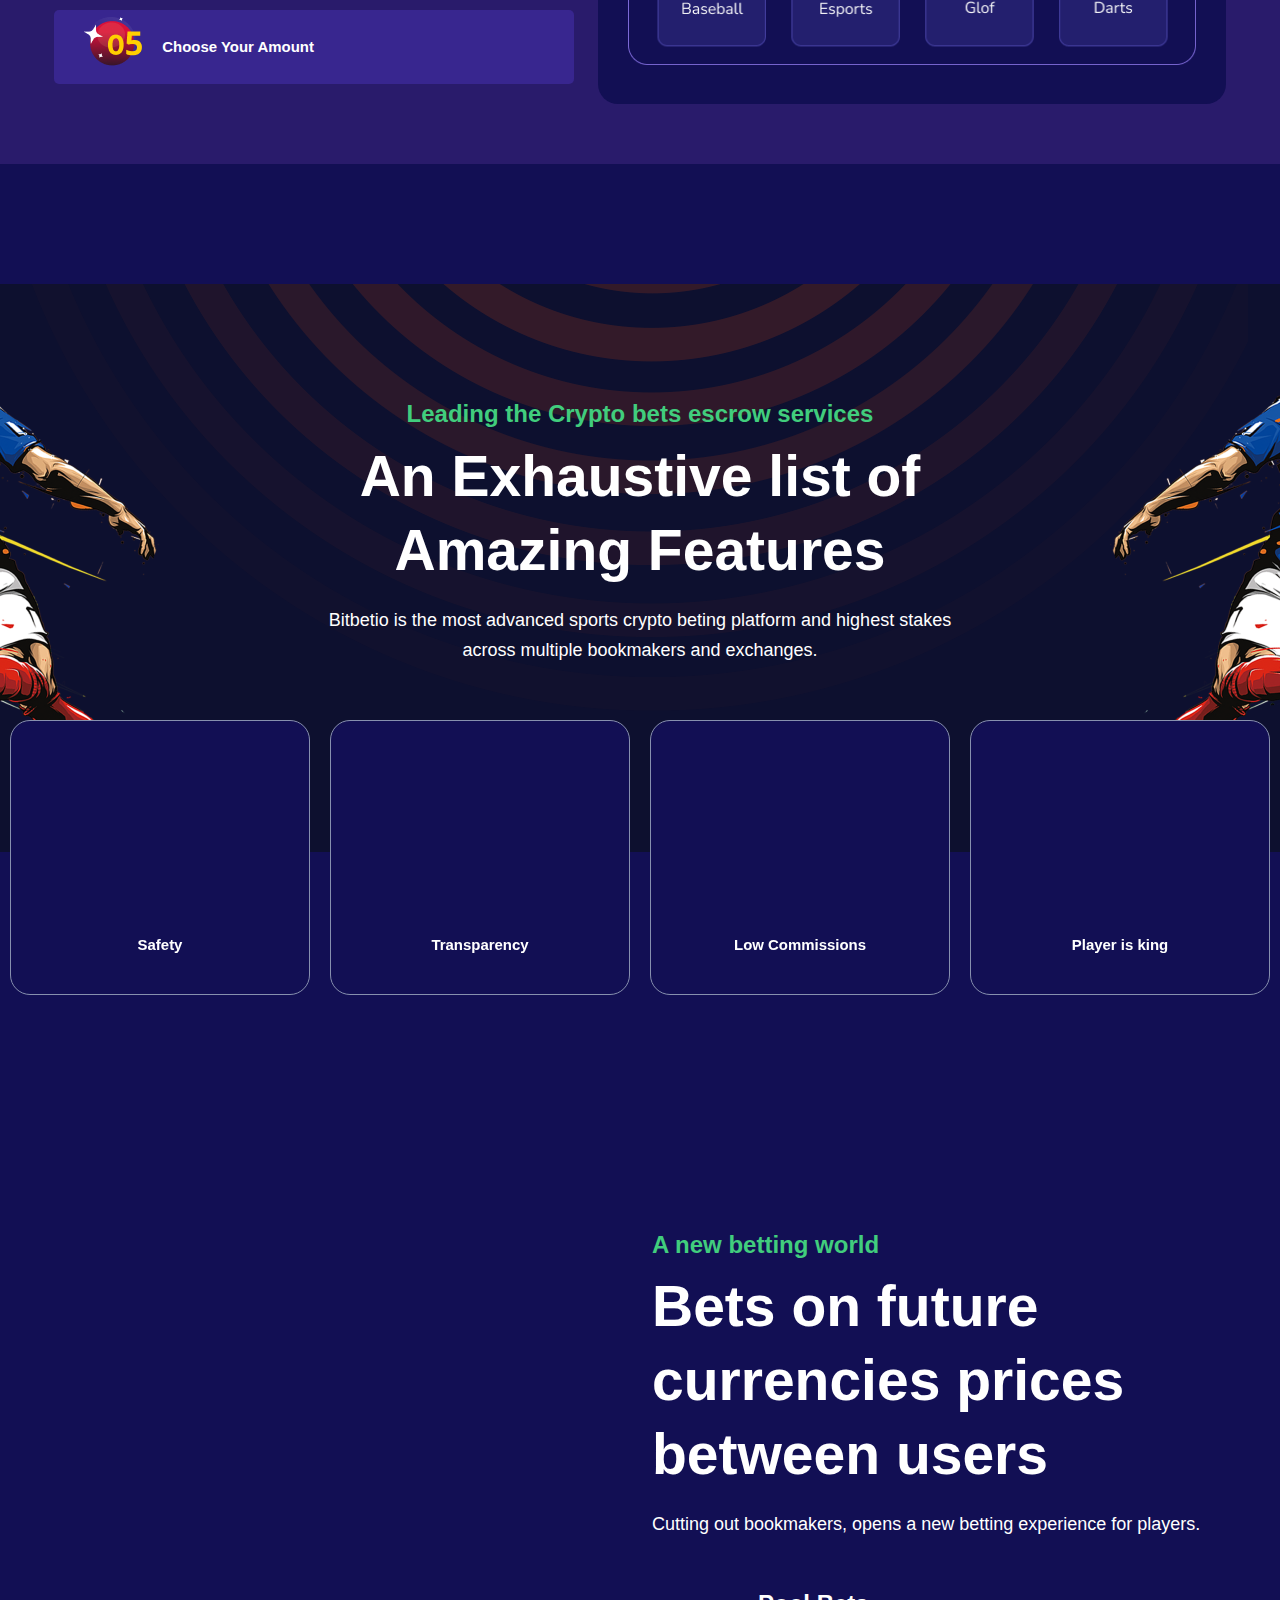
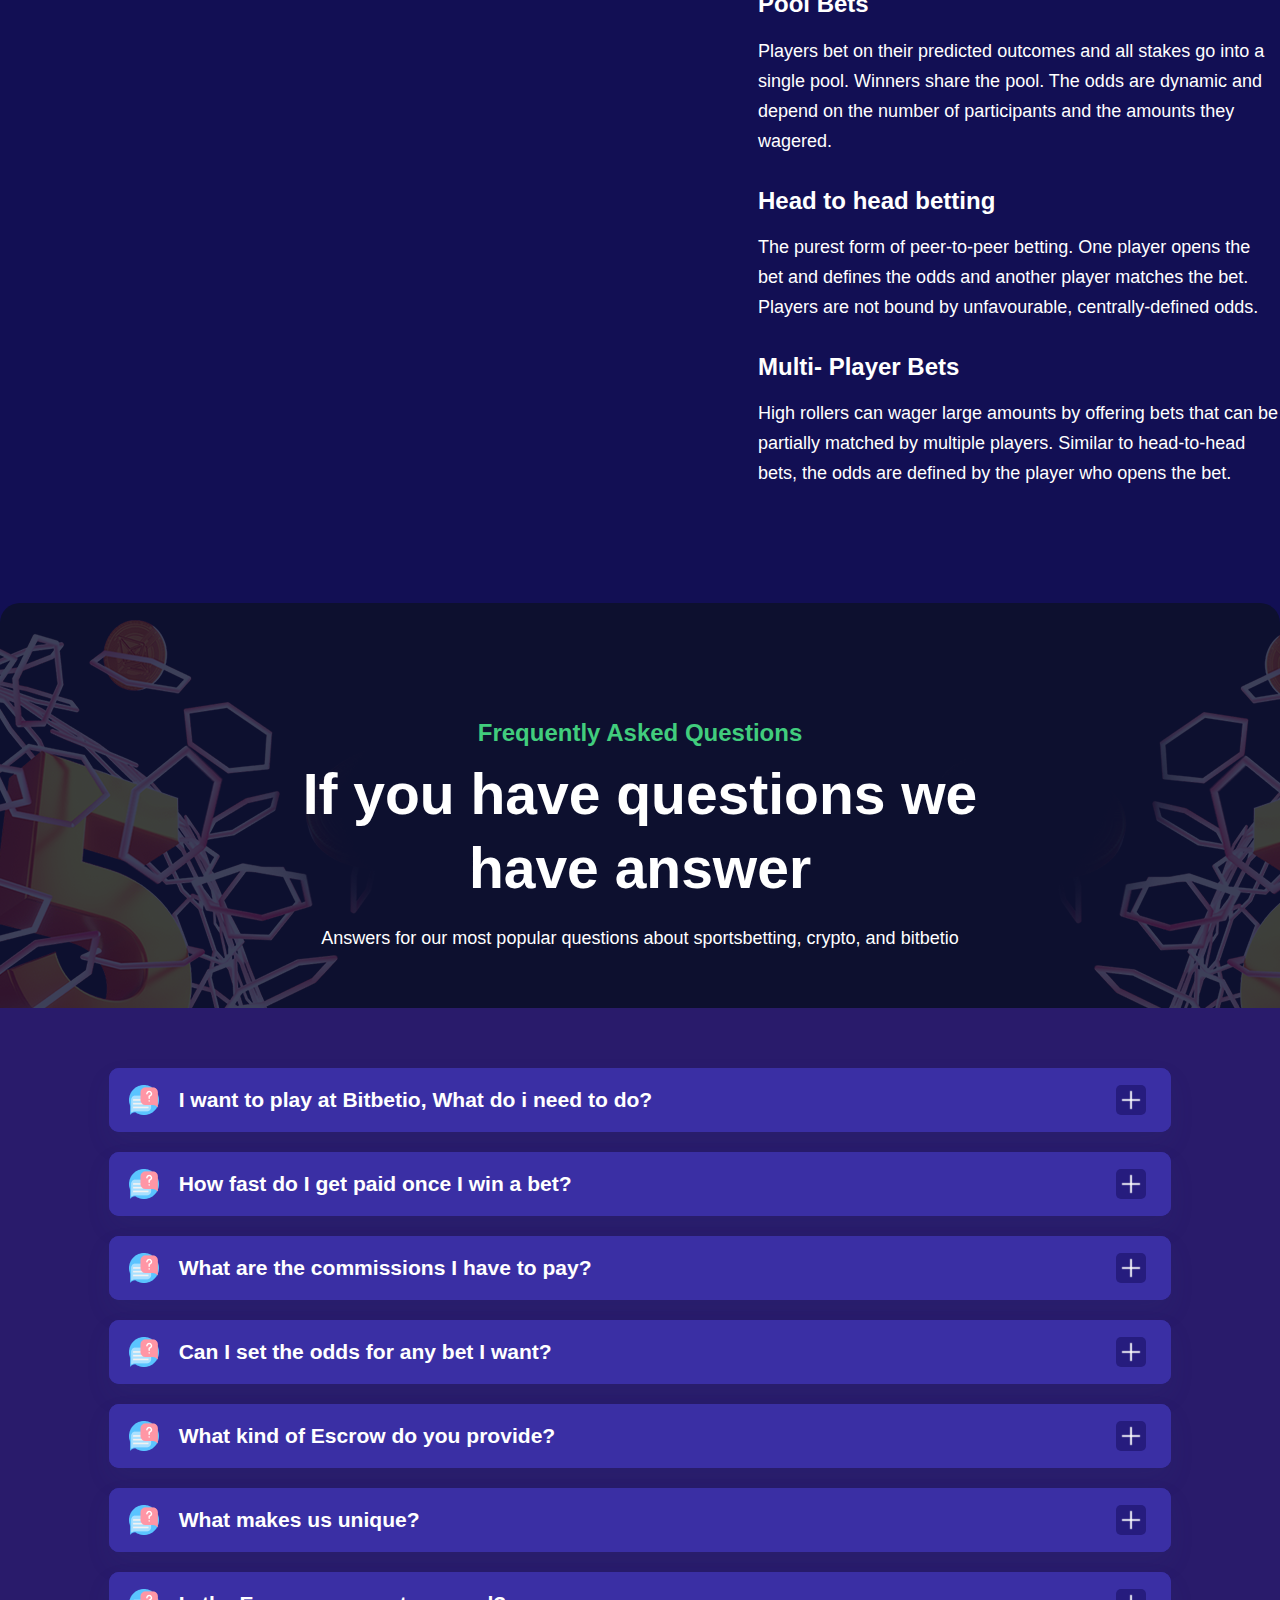
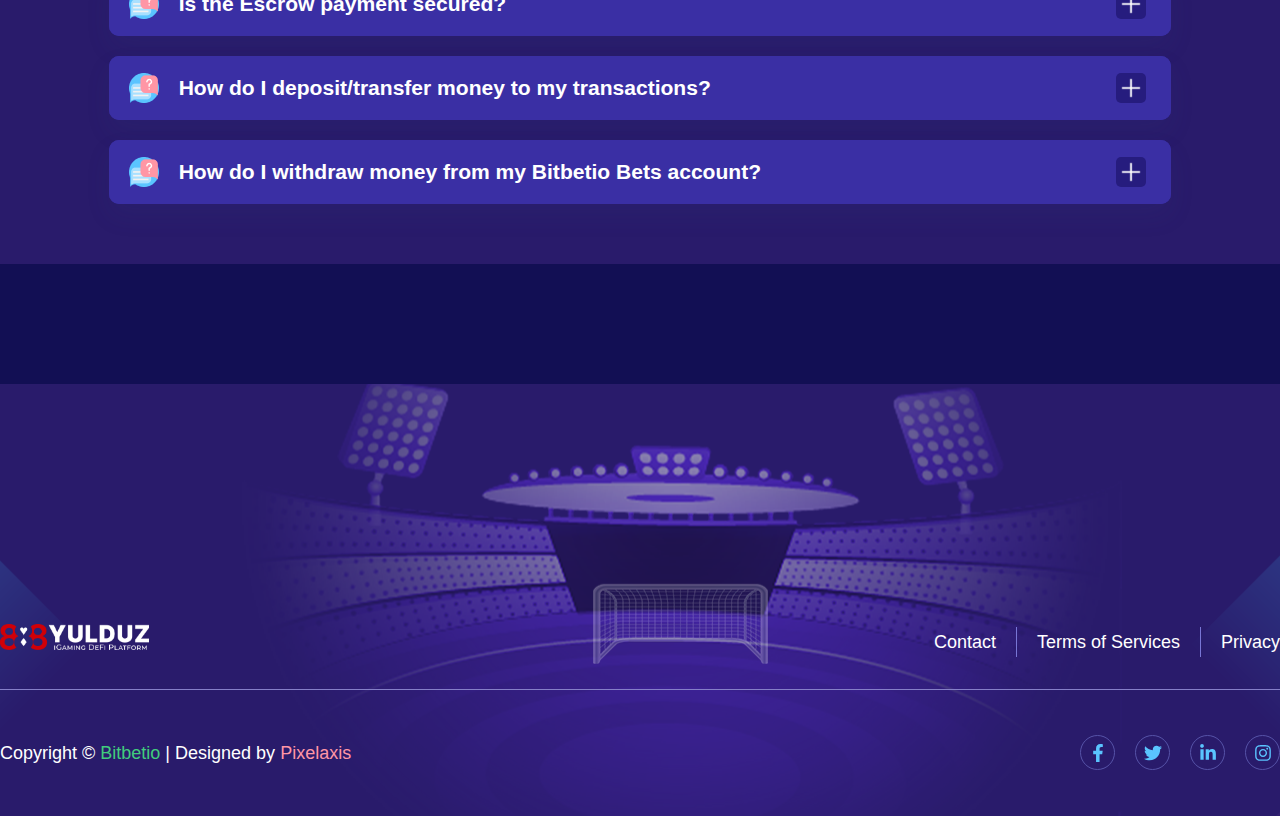
<file: main.html>
<!doctype html>
<html lang="uz">
<head>
    <meta charset="UTF-8">
    <meta name="viewport"
          content="width=device-width, user-scalable=no, initial-scale=1.0, maximum-scale=1.0, minimum-scale=1.0">
    <meta http-equiv="X-UA-Compatible" content="ie=edge">
    <title>Document</title>
    <link rel="stylesheet" href="style.css">
</head>
<body>
    <header class="header">
        <div class="container">
            <div class="header__inner">
                <div class="navbar-collapse">
                    <div class="header__inner__logo">
                        <a href="#" class="header__inner__logo__link">
                            <img src="./logo/logo.png" alt="logo" width="149">
                        </a>
                    </div>
                    <button class="navbar-toggler collapsed" type="button">
                        <i>
                            <svg stroke="currentColor" fill="currentColor" stroke-width="0" viewBox="0 0 448 512"
                                 height="1em"
                                 width="1em" xmlns="http://www.w3.org/2000/svg">
                                <path d="M16 132h416c8.837 0 16-7.163 16-16V76c0-8.837-7.163-16-16-16H16C7.163 60 0 67.163 0 76v40c0 8.837 7.163 16 16 16zm0 160h416c8.837 0 16-7.163 16-16v-40c0-8.837-7.163-16-16-16H16c-8.837 0-16 7.163-16 16v40c0 8.837 7.163 16 16 16zm0 160h416c8.837 0 16-7.163 16-16v-40c0-8.837-7.163-16-16-16H16c-8.837 0-16 7.163-16 16v40c0 8.837 7.163 16 16 16z"></path>
                            </svg>
                        </i>
                    </button>
                </div>

                <div class="flex">
                    <ul class="nav">
                        <li class="nav-item">
                            <a class="nav-link" href="#">
                                Uy
                            </a>
                        </li>
                        <li class="nav-item">
                            <a class="nav-link dropdown-toggle" href="#">
                                Boshqaruv paneli
                            </a>
                            <ul class="dropdown-menu">
                                <li>
                                    <a class="nav-link" href="#">
                                        Boshqaruv paneli
                                    </a>
                                </li>
                                <li class="sub-navbar">
                                    <a class="dropdown-item dropdown-toggle nav-link" href="#">
                                        Sozlama
                                    </a>
                                    <ul class="sub-menu">
                                        <li>
                                            <a class="nav-link" href="#">
                                                Shaxsiy ma'lumotlar
                                            </a>
                                        </li>
                                        <li>
                                            <a class="nav-link" href="#">
                                                Parolni o'zgartirish
                                            </a>
                                        </li>
                                    </ul>
                                </li>
                            </ul>
                        </li>
                        <li class="nav-item">
                            <a class="nav-link dropdown-toggle" href="#">
                                Sport
                            </a>
                            <ul class="dropdown-menu">
                                <li>
                                    <a class="nav-link" href="#">
                                        Tennis
                                    </a>
                                </li>
                                <li>
                                    <a class="nav-link" href="#">
                                        Futbol
                                    </a>
                                </li>
                                <li>
                                    <a class="nav-link" href="#">
                                        NBA
                                    </a>
                                </li>
                            </ul>
                        </li>
                        <li class="nav-item">
                            <a class="nav-link dropdown-toggle" href="#">
                                Valyuta
                            </a>
                            <ul class="dropdown-menu">
                                <li>
                                    <a class="nav-link" href="#">
                                        Escrow Gambling to'lovi
                                    </a>
                                </li>
                                <li>
                                    <a class="nav-link" href="#">
                                        Valyuta tikish
                                    </a>
                                </li>
                                <li>
                                    <a class="nav-link" href="#">
                                        Tikish tafsilotlari
                                    </a>
                                </li>
                                <li>
                                    <a class="nav-link" href="#">
                                        Valyuta yaratish
                                    </a>
                                </li>
                            </ul>
                        </li>
                        <li class="nav-item">
                            <a class="nav-link dropdown-toggle" href="#">
                                Sahifalar
                            </a>
                            <ul class="dropdown-menu">
                                <li class="sub-navbar">
                                    <a class="dropdown-item dropdown-toggle nav-link" href="#">
                                        Turnirlar
                                    </a>
                                    <ul class="sub-menu">
                                        <li>
                                            <a class="nav-link" href="#">
                                                Turnirlar
                                            </a>
                                        </li>
                                        <li>
                                            <a class="nav-link" href="#">
                                                Turnir tafsilotlari
                                            </a>
                                        </li>
                                    </ul>
                                </li>
                                <li class="sub-navbar">
                                    <a class="dropdown-item dropdown-toggle nav-link" href="#">
                                        Blog
                                    </a>
                                    <ul class="sub-menu">
                                        <li>
                                            <a class="nav-link" href="#">
                                                Blog
                                            </a>
                                        </li>
                                        <li>
                                            <a class="nav-link" href="#">
                                                Blog Details
                                            </a>
                                        </li>
                                    </ul>
                                </li>
                                <li>
                                    <a class="nav-link" href="#">
                                        Hamkor
                                    </a>
                                </li>
                                <li>
                                    <a class="nav-link" href="#">
                                        Tez-tez so'raladigan savollar
                                    </a>
                                </li>
                                <li>
                                    <a class="nav-link" href="#">
                                        Maxfiylik siyosati
                                    </a>
                                </li>
                                <li>
                                    <a class="nav-link" href="#">
                                        Foydalanish shartlari
                                    </a>
                                </li>
                                <li>
                                    <a class="nav-link" href="#">
                                        Xato
                                    </a>
                                </li>
                            </ul>
                        </li>
                        <li class="nav-item">
                            <a class="nav-link" href="#">
                                Aloqa
                            </a>
                        </li>
                    </ul>
                    <ul class="header__inner__btn">
                        <li class="header__inner__btn__item">
                            <a href="#" class="header__inner__btn__item__link">
                                Tizimga kirish
                            </a>
                        </li>
                        <li class="header__inner__btn__item sing">
                            <a href="#" class="header__inner__btn__item__link">
                                Ro'yxatdan o'tish
                            </a>
                        </li>
                    </ul>
                </div>
            </div>
        </div>
    </header>
    <section class="banner-section">
        <div class="overlay">
            <div class="shape-area">
                <img alt="image"
                     src="./icon/coin-2.png" width="160"
                     height="152" decoding="async" data-nimg="1" class="obj-1" loading="lazy" style="color: transparent;">
                <img alt="image"
                     src="/./icon/winner-cup.png"
                     width="198" height="208" decoding="async" data-nimg="1" class="obj-2" loading="lazy"
                     style="color: transparent;">
            </div>
            <div class="banner-content">
                <div class="container">
                    <div class="content-shape">
                        <img alt="image"
                             src="./img/coin-1.png"
                             width="89" height="73" decoding="async" data-nimg="1" class="obj-1" loading="lazy"
                             style="color:transparent">
                        <img alt="image" src="./img/coin-3.png"
                             width="63" height="55" decoding="async" data-nimg="1"
                             class="obj-2" loading="lazy" style="color:transparent">
                        <img alt="image" src="./img/coin-3.png"
                             width="63" height="55" decoding="async" data-nimg="1" class="obj-3"
                             loading="lazy" style="color:transparent">
                        <img alt="image" src="./img/coin-4.png"
                             width="164" height="185" decoding="async" data-nimg="1"
                             class="obj-4" loading="lazy" style="color:transparent">
                    </div>
                    <div class="row">
                        <div class="col-lg-6 col-md-10">
                            <div class="main-content">
                                <div class="top-area section-text">
                                    <p class="sub-title">Bet &amp; Win Today!</p>
                                    <h1 class="title">Sports Escrow Bets Peer 2 Peer</h1>
                                    <p class="xlr">
                                        The fastest, easiest way to bet on sports.NBA, Tennis &amp; Soccer, Choose on which
                                        team to bet and win
                                    </p>
                                </div>
                                <div class="bottom-area">
                                    <span class="header__inner__btn__item sing">
                                        <a href="#" class="header__inner__btn__item__link">
                                            Get Start Now
                                        </a>
                                    </span>
                                </div>
                            </div>
                        </div>
                    </div>
                </div>
            </div>
        </div>
        <div class="counter-section">
            <div class="container">
                <div class="row cus-mar">
                    <div class="col-xl-4 col-md-6">
                        <div class="single-area d-flex align-items-center">
                            <div class="img-area">
                                <img alt="image"
                                     src="./img/counter-icon-1.png"
                                     width="140" height="140" decoding="async" data-nimg="1" loading="lazy"
                                     style="color:transparent">
                            </div>
                            <div class="text-area">
                                <h3 class="m-none">
                                    <span>€</span>
                                    <span class="counter">1304,941</span>
                                </h3>
                                <p>Paid Out Prize in Total</p>
                            </div>
                        </div>
                    </div>
                    <div class="col-xl-4 col-md-6">
                        <div class="single-area d-flex align-items-center">
                            <div class="img-area">
                                <img alt="image"
                                     src="./img/counter-icon-2.png"
                                     width="140" height="140" decoding="async" data-nimg="1" loading="lazy"
                                     style="color:transparent">
                            </div>
                            <div class="text-area">
                                <h3 class="m-none">
                                    <span class="counter">76,752</span>
                                </h3>
                                <p>Winners</p>
                            </div>
                        </div>
                    </div>
                    <div class="col-xl-4 col-md-6">
                        <div class="single-area d-flex align-items-center">
                            <div class="img-area">
                                <img alt="image"
                                     src="./img/counter-icon-3.png"
                                     width="140" height="140" decoding="async" data-nimg="1" loading="lazy"
                                     style="color:transparent">
                            </div>
                            <div class="text-area">
                                <h3 class="m-none">
                                    <span class="counter">4,392</span>
                                </h3>
                                <p>Players online</p>
                            </div>
                        </div>
                    </div>
                </div>
            </div>
        </div>
    </section>
    <section class="about-bitbetio">
        <div class="overlay pt-120 pb-120">
            <div class="shape-area">
                <img alt="image" src="./img/crypto-fanus-1.png"
                     width="158" height="240" decoding="async" data-nimg="1" class="obj-1"
                     loading="lazy" style="color:transparent">
                <img alt="image" src="./img/crypto-fanus-2.png"
                     width="90" height="138"
                     decoding="async" data-nimg="1"
                     class="obj-2" loading="lazy"
                     style="color:transparent">
            </div>
            <div class="container">
                <div class="row d-flex align-items-end">
                    <div class="col-lg-6">
                        <div class="image-area d-rtl left-side">
                            <img alt="images" src="./img/about-bitbetio-image.png"
                                 width="948" height="860" decoding="async" data-nimg="1" class="max-un" loading="lazy"
                                 style="color:transparent">
                        </div>
                    </div>
                    <div class="col-lg-6">
                        <div class="section-text">
                            <h5 class="sub-title">
                                A Next-Level Sports Betting
                            </h5>
                            <h2 class="title">
                                A Revolution in Online Betting
                            </h2>
                            <p>
                                Bitbetio is a user-friendly, decentralised, peer-to-peer betting platform.
                            </p>
                        </div>
                        <div class="row cus-mar">
                            <div class="col-sm-6 col-6">
                                <div class="single-item">
                                    <img alt="images"
                                         src="./img/about-icon-1.png"
                                         width="160" height="160" decoding="async" data-nimg="1"
                                         loading="lazy" style="color:transparent">
                                    <h5>Peer-to-peer</h5>
                                </div>
                            </div>
                            <div class="col-sm-6 col-6">
                                <div class="single-item">
                                    <img alt="images"
                                         src="./img/about-icon-2.png"
                                         width="160" height="160" decoding="async" data-nimg="1"
                                         loading="lazy" style="color:transparent">
                                    <h5>No limits</h5>
                                </div>
                            </div>
                            <div class="col-sm-6 col-6">
                                <div class="single-item">
                                    <img alt="images"
                                         src="./img/about-icon-3.png"
                                         width="160" height="160" decoding="async" data-nimg="1"
                                         loading="lazy" style="color:transparent">
                                    <h5>Decentralised</h5>
                                </div>
                            </div>
                            <div class="col-sm-6 col-6">
                                <div class="single-item">
                                    <img alt="images"
                                         src="./img/about-icon-4.png"
                                         width="160" height="160" decoding="async" data-nimg="1"
                                         loading="lazy" style="color:transparent">
                                    <h5>Community-powered</h5>
                                </div>
                            </div>
                        </div>
                    </div>
                </div>
            </div>
        </div>
    </section>
    <section class="how-it-works">
        <div class="overlay pt-120">
            <div class="container">
                <div class="row justify-content-center">
                    <div class="col-lg-8">
                        <div class="section-header text-center">
                            <h5 class="sub-title">
                                Get to Know
                            </h5>
                            <h2 class="title">
                                How Bitbetio Works?
                            </h2>
                            <p>
                                Our platform has been designed from the ground up to be tailored to the unique form of
                                betting and settlement offered by the blockchain. Follow these simple steps and make
                                profits!
                            </p>
                        </div>
                    </div>
                </div>
                <div class="main-content">
                    <div class="row justify-content-between align-items-center">
                        <div class="col-lg-5">
                            <ul class="nav">
                                <li class="nav-item">
                                    <h5 class="nav-link nav-link-click active" id="sport-tab" data-bs-toggle="tab"
                                        data-bs-target="#sport"
                                        role="tab" aria-selected="true">
                                        <span class="image-area">
                                            <img alt="icon"
                                                 src="./icon/how-works-icon-1.png"
                                                 width="61" height="50"
                                                 decoding="async"
                                                 data-nimg="1"
                                                 loading="lazy"
                                                 style="color:transparent">
                                        </span>
                                        Choose a sport
                                    </h5>
                                </li>
                                <li class="nav-item">
                                    <h5 class="nav-link nav-link-click" id="match-tab" data-bs-toggle="tab"
                                        data-bs-target="#match"
                                        role="tab" aria-selected="false" tabindex="-1">
                                        <span class="image-area">
                                            <img alt="icon"
                                                 src="./icon/how-works-icon-2.png"
                                                 width="60" height="50" decoding="async" data-nimg="1" loading="lazy"
                                                 style="color:transparent">
                                        </span>
                                        Choose a match
                                    </h5>
                                </li>
                                <li class="nav-item">
                                    <h5 class="nav-link nav-link-click" id="team-tab" data-bs-toggle="tab"
                                        data-bs-target="#team"
                                        role="tab" aria-selected="false" tabindex="-1">
                                        <span class="image-area">
                                            <img alt="icon"
                                                 src="./icon/how-works-icon-3.png"
                                                 width="60" height="50" decoding="async" data-nimg="1" loading="lazy"
                                                 style="color:transparent">
                                        </span>
                                        Choose your team
                                    </h5>
                                </li>
                                <li class="nav-item">
                                    <h5 class="nav-link nav-link-click" id="odds-tab" data-bs-toggle="tab"
                                        data-bs-target="#odds"
                                        role="tab" aria-selected="false" tabindex="-1">
                                        <span class="image-area">
                                            <img alt="icon"
                                                 src="./icon/how-works-icon-4.png"
                                                 width="61" height="50" decoding="async" data-nimg="1" loading="lazy"
                                                 style="color:transparent">
                                        </span>
                                        Choose a match
                                    </h5>
                                </li>
                                <li class="nav-item">
                                    <h5 class="nav-link nav-link-click" id="amount-tab" data-bs-toggle="tab"
                                        data-bs-target="#amount"
                                        role="tab" aria-selected="false" tabindex="-1">
                                        <span class="image-area">
                                            <img alt="icon"
                                                 src="./icon/how-works-icon-5.png"
                                                 width="58" height="50" decoding="async" data-nimg="1" loading="lazy"
                                                 style="color:transparent">
                                        </span>
                                        Choose your amount
                                    </h5>
                                </li>
                            </ul>
                        </div>
                        <div class="col-lg-6">
                            <div class="tab-content">
                                <div class="tab-pane fade show active" id="sport" role="tabpanel"
                                     aria-labelledby="sport-tab">
                                    <h4>Select a Sport</h4>
                                    <div class="img-area">
                                        <img alt="image"
                                             src="./img/process-img-1.png"
                                             width="577" height="409" decoding="async" data-nimg="1"
                                             loading="lazy" style="color:transparent">
                                    </div>
                                </div>
                                <div class="tab-pane fade" id="match" role="tabpanel" aria-labelledby="match-tab">
                                    <h4>Select a Match</h4>
                                    <div class="img-area">
                                        <img alt="image"
                                             src="./img/process-img-2.png"
                                             width="577" height="409" decoding="async" data-nimg="1"
                                             loading="lazy" style="color:transparent">
                                    </div>
                                </div>
                                <div class="tab-pane fade" id="team" role="tabpanel" aria-labelledby="team-tab">
                                    <h4>Select a Team</h4>
                                    <div class="img-area">
                                        <img alt="image"
                                             src="./img/process-img-3.png"
                                             width="577" height="409" decoding="async" data-nimg="1"
                                             loading="lazy" style="color:transparent">
                                    </div>
                                </div>
                                <div class="tab-pane fade" id="odds" role="tabpanel" aria-labelledby="odds-tab">
                                    <h4>Select Odds</h4>
                                    <div class="img-area">
                                        <img alt="image"
                                             src="./img/process-img-4.png"
                                             width="577" height="409" decoding="async" data-nimg="1"
                                             loading="lazy" style="color:transparent">
                                    </div>
                                </div>
                                <div class="tab-pane fade" id="amount" role="tabpanel" aria-labelledby="amount-tab">
                                    <h4>Select Bet Amount </h4>
                                    <div class="img-area">
                                        <img alt="image"
                                             src="./img/process-img-5.png"
                                             width="577" height="409" decoding="async" data-nimg="1"
                                             loading="lazy" style="color:transparent">
                                    </div>
                                </div>
                            </div>
                        </div>
                    </div>
                </div>
            </div>
        </div>
    </section>
    <section class="amazing-features">
        <div class="overlay pt-120">
            <div class="container">
                <div class="row justify-content-center">
                    <div class="col-lg-6">
                        <div class="section-header text-center">
                            <h5 class="sub-title">
                                Leading the Crypto bets escrow services
                            </h5>
                            <h2 class="title">
                                An Exhaustive list of Amazing Features
                            </h2>
                            <p>
                                Bitbetio is the most advanced sports crypto beting platform and highest stakes across
                                multiple bookmakers and exchanges.
                            </p>
                        </div>
                    </div>
                </div>
                <div class="slick-slider features-carousel slick-initialized">
                    <div class="slick-list">
                        <div class="slick-track">
                            <div data-index="0" class="slick-slide slick-active slick-current" tabindex="-1"
                                 aria-hidden="false" style="outline: none; width: 324px;">
                                <div>
                                    <div class="single-slide" tabindex="-1" style="width:100%;display:inline-block">
                                        <div class="slide-content">
                                            <div class="icon-area">
                                                <img alt="icon"
                                                     src="./img/amazing-features-icon-1.png"
                                                     width="160" height="160" decoding="async"
                                                     data-nimg="1" loading="lazy"
                                                     style="color:transparent">
                                            </div>
                                            <h5>Safety</h5>
                                        </div>
                                    </div>
                                </div>
                            </div>
                            <div data-index="1" class="slick-slide slick-active" tabindex="-1" aria-hidden="false"
                                 style="outline: none; width: 324px;">
                                <div>
                                    <div class="single-slide" tabindex="-1" style="width:100%;display:inline-block">
                                        <div class="slide-content">
                                            <div class="icon-area">
                                                <img alt="icon"
                                                     src="./img/amazing-features-icon-2.png"
                                                     width="160" height="160" decoding="async"
                                                     data-nimg="1" loading="lazy"
                                                     style="color:transparent">
                                            </div>
                                            <h5>Transparency</h5>
                                        </div>
                                    </div>
                                </div>
                            </div>
                            <div data-index="2" class="slick-slide slick-active" tabindex="-1" aria-hidden="false"
                                 style="outline: none; width: 324px;">
                                <div>
                                    <div class="single-slide" tabindex="-1" style="width:100%;display:inline-block">
                                        <div class="slide-content">
                                            <div class="icon-area">
                                                <img alt="icon"
                                                     src="./img/amazing-features-icon-3.png"
                                                     width="160" height="160" decoding="async"
                                                     data-nimg="1" loading="lazy"
                                                     style="color:transparent">
                                            </div>
                                            <h5>Low Commissions</h5>
                                        </div>
                                    </div>
                                </div>
                            </div>
                            <div data-index="3" class="slick-slide slick-active" tabindex="-1" aria-hidden="false"
                                 style="outline: none; width: 324px;">
                                <div>
                                    <div class="single-slide" tabindex="-1" style="width:100%;display:inline-block">
                                        <div class="slide-content">
                                            <div class="icon-area">
                                                <img alt="icon"
                                                     src="./img/amazing-features-icon-4.png"
                                                     width="160" height="160" decoding="async"
                                                     data-nimg="1" loading="lazy"
                                                     style="color:transparent">
                                            </div>
                                            <h5>Player is king</h5>
                                        </div>
                                    </div>
                                </div>
                            </div>
                        </div>
                    </div>
                </div>
            </div>
        </div>
    </section>
    <section class="more-features">
        <div class="overlay pt-120 pb-120">
            <div class="container">
                <div class="row align-items-center">
                    <div class="col-lg-6 order-lg-0 order-1">
                        <div class="img-area">
                            <img alt="image"
                                 src="./img/more-features-image.png"
                                 width="636" height="816" decoding="async" data-nimg="1" loading="lazy"
                                 style="color:transparent">
                        </div>
                    </div>
                    <div class="col-lg-6">
                        <div class="section-header">
                            <h5 class="sub-title">
                                A new betting world
                            </h5>
                            <h2 class="title">
                                Bets on future currencies prices between users
                            </h2>
                            <p>
                                Cutting out bookmakers, opens a new betting experience for players.
                            </p>
                        </div>
                        <div class="content-area">
                            <div class="single-item">
                                <div class="image-area">
                                    <img alt="image"
                                         src="./icon/more-features-icon-1.png"
                                         width="86" height="86" decoding="async" data-nimg="1"
                                         loading="lazy" style="color:transparent">
                                </div>
                                <div class="text-area">
                                    <h5 class="text-area-title">Pool Bets</h5>
                                    <p class="text-area-p">
                                        Players bet on their predicted outcomes and all stakes go into a single pool.
                                        Winners
                                        share the pool. The odds are dynamic and depend on the number of participants and
                                        the amounts they wagered.
                                    </p>
                                </div>
                            </div>
                            <div class="single-item">
                                <div class="image-area">
                                    <img alt="image"
                                         src="./icon/more-features-icon-2.png"
                                         width="86" height="86" decoding="async" data-nimg="1"
                                         loading="lazy" style="color:transparent">
                                </div>
                                <div class="text-area">
                                    <h5 class="text-area-title">Head to head betting</h5>
                                    <p class="text-area-p">
                                        The purest form of peer-to-peer betting. One player opens the bet and defines the
                                        odds and another player matches the bet. Players are not bound by unfavourable,
                                        centrally-defined odds.
                                    </p>
                                </div>
                            </div>
                            <div class="single-item">
                                <div class="image-area">
                                    <img alt="image"
                                         src="./icon/more-features-icon-3.png"
                                         width="86" height="86" decoding="async" data-nimg="1"
                                         loading="lazy" style="color:transparent">
                                </div>
                                <div class="text-area">
                                    <h5 class="text-area-title">Multi- Player Bets</h5>
                                    <p class="text-area-p">
                                        High rollers can wager large amounts by offering bets that can be partially matched
                                        by multiple players. Similar to head-to-head bets, the odds are defined by the
                                        player who opens the bet.
                                    </p>
                                </div>
                            </div>
                        </div>
                    </div>
                </div>
            </div>
        </div>
    </section>
    <section class="faqs-section">
        <div class="overlay pt-120">
            <div class="container">
                <div class="row d-flex justify-content-center">
                    <div class="col-lg-7">
                        <div class="section-header text-center">
                            <h5 class="sub-title">
                                Frequently Asked Questions
                            </h5>
                            <h2 class="title">
                                If you have questions we have answer
                            </h2>
                            <p>
                                Answers for our most popular questions about sportsbetting, crypto, and bitbetio
                            </p>
                        </div>
                    </div>
                </div>
                <div class="row faq-bg d-flex justify-content-center">
                    <div class="col-xl-10">
                        <div class="faq-box mt-60 mb-60">
                            <div class="accordion" id="accordionFaqs">
                                <div class="accordion-item">
                                    <h3 class="accordion-header" id="heading-accordionFaqs-1">
                                        <button class="accordion-button collapsed" type="button">
                                            I want to play at Bitbetio, What do i need to do?
                                        </button>
                                    </h3>
                                    <div id="collapse-accordionFaqs-1" class="accordion-collapse collapse">
                                        <div class="accordion-body">
                                            <p>
                                                Lorem Ipsum is simply dummy text of the printing and
                                                typesetting industry. Lorem Ipsum has been the industry&amp;#39;s standard
                                                dummy
                                                text ever since the 1500s, when an unknown printer took a galley of type and
                                                scrambled it to make a type specimen book.
                                            </p>
                                        </div>
                                    </div>
                                </div>
                                <div class="accordion-item">
                                    <h3 class="accordion-header" id="heading-accordionFaqs-2">
                                        <button class="accordion-button collapsed" type="button">
                                            How fast do I get paid once I win a bet?
                                        </button>
                                    </h3>
                                    <div id="collapse-accordionFaqs-2" class="accordion-collapse collapse">
                                        <div class="accordion-body">
                                            <p>
                                                Lorem Ipsum is simply dummy text of the printing and
                                                typesetting industry. Lorem Ipsum has been the industry&amp;#39;s standard
                                                dummy
                                                text ever since the 1500s, when an unknown printer took a galley of type and
                                                scrambled it to make a type specimen book.
                                            </p>
                                        </div>
                                    </div>
                                </div>
                                <div class="accordion-item">
                                    <h3 class="accordion-header" id="heading-accordionFaqs-3">
                                        <button class="accordion-button collapsed" type="button">
                                            What are the commissions I have to pay?
                                        </button>
                                    </h3>
                                    <div id="collapse-accordionFaqs-3" class="accordion-collapse collapse">
                                        <div class="accordion-body">
                                            <p>
                                                Lorem Ipsum is simply dummy text of the printing and
                                                typesetting industry. Lorem Ipsum has been the industry&amp;#39;s standard
                                                dummy
                                                text ever since the 1500s, when an unknown printer took a galley of type and
                                                scrambled it to make a type specimen book.
                                            </p>
                                        </div>
                                    </div>
                                </div>
                                <div class="accordion-item">
                                    <h3 class="accordion-header" id="heading-accordionFaqs-4">
                                        <button class="accordion-button collapsed" type="button">
                                            Can I set the odds for any bet I want?
                                        </button>
                                    </h3>
                                    <div id="collapse-accordionFaqs-4" class="accordion-collapse collapse"
                                         aria-labelledby="heading-accordionFaqs-4" data-bs-parent="#accordionFaqs">
                                        <div class="accordion-body">
                                            <p>
                                                Lorem Ipsum is simply dummy text of the printing and
                                                typesetting industry. Lorem Ipsum has been the industry&amp;#39;s standard
                                                dummy
                                                text ever since the 1500s, when an unknown printer took a galley of type and
                                                scrambled it to make a type specimen book.
                                            </p>
                                        </div>
                                    </div>
                                </div>
                                <div class="accordion-item">
                                    <h3 class="accordion-header" id="heading-accordionFaqs-5">
                                        <button class="accordion-button collapsed" type="button">
                                            What kind of Escrow do you provide?
                                        </button>
                                    </h3>
                                    <div id="collapse-accordionFaqs-5" class="accordion-collapse collapse"
                                         aria-labelledby="heading-accordionFaqs-5" data-bs-parent="#accordionFaqs">
                                        <div class="accordion-body">
                                            <p>
                                                Lorem Ipsum is simply dummy text of the printing and
                                                typesetting industry. Lorem Ipsum has been the industry&amp;#39;s standard
                                                dummy
                                                text ever since the 1500s, when an unknown printer took a galley of type and
                                                scrambled it to make a type specimen book.
                                            </p>
                                        </div>
                                    </div>
                                </div>
                                <div class="accordion-item">
                                    <h3 class="accordion-header" id="heading-accordionFaqs-6">
                                        <button class="accordion-button collapsed" type="button">
                                            What makes us unique?
                                        </button>
                                    </h3>
                                    <div id="collapse-accordionFaqs-6" class="accordion-collapse collapse">
                                        <div class="accordion-body">
                                            <p>
                                                Lorem Ipsum is simply dummy text of the printing and
                                                typesetting industry. Lorem Ipsum has been the industry&amp;#39;s standard
                                                dummy
                                                text ever since the 1500s, when an unknown printer took a galley of type and
                                                scrambled it to make a type specimen book.
                                            </p>
                                        </div>
                                    </div>
                                </div>
                                <div class="accordion-item">
                                    <h3 class="accordion-header" id="heading-accordionFaqs-7">
                                        <button class="accordion-button collapsed" type="button">
                                            Is the Escrow payment secured?
                                        </button>
                                    </h3>
                                    <div id="collapse-accordionFaqs-7" class="accordion-collapse collapse">
                                        <div class="accordion-body">
                                            <p>
                                                Lorem Ipsum is simply dummy text of the printing and
                                                typesetting industry. Lorem Ipsum has been the industry&amp;#39;s standard
                                                dummy
                                                text ever since the 1500s, when an unknown printer took a galley of type and
                                                scrambled it to make a type specimen book.
                                            </p>
                                        </div>
                                    </div>
                                </div>
                                <div class="accordion-item">
                                    <h3 class="accordion-header" id="heading-accordionFaqs-8">
                                        <button class="accordion-button collapsed" type="button">
                                            How do I deposit/transfer money to my transactions?
                                        </button>
                                    </h3>
                                    <div id="collapse-accordionFaqs-8" class="accordion-collapse collapse">
                                        <div class="accordion-body">
                                            <p>
                                                Lorem Ipsum is simply dummy text of the printing and
                                                typesetting industry. Lorem Ipsum has been the industry&amp;#39;s standard
                                                dummy
                                                text ever since the 1500s, when an unknown printer took a galley of type and
                                                scrambled it to make a type specimen book.
                                            </p>
                                        </div>
                                    </div>
                                </div>
                                <div class="accordion-item">
                                    <h3 class="accordion-header" id="heading-accordionFaqs-9">
                                        <button class="accordion-button collapsed" type="button">
                                            How do I withdraw money from my Bitbetio Bets account?
                                        </button>
                                    </h3>
                                    <div id="collapse-accordionFaqs-9" class="accordion-collapse collapse">
                                        <div class="accordion-body">
                                            <p>
                                                Lorem Ipsum is simply dummy text of the printing and
                                                typesetting industry. Lorem Ipsum has been the industry&amp;#39;s standard
                                                dummy
                                                text ever since the 1500s, when an unknown printer took a galley of type and
                                                scrambled it to make a type specimen book.
                                            </p>
                                        </div>
                                    </div>
                                </div>
                            </div>
                        </div>
                    </div>
                </div>
            </div>
        </div>
    </section>
    <footer class="footer-section">
        <div class="container pt-120">
            <div class="footer-bottom-area pt-120">
                <div class="row">
                    <div class="col-xl-12">
                        <div class="menu-item">
                            <a class="logo" href="#">
                                <img src="./logo/logo.png" alt="logo" width="149">
                            </a>
                            <ul class="footer-link">
                                <li>
                                    <a href="#">
                                        Contact
                                    </a>
                                </li>
                                <li>
                                    <a href="#">
                                        Terms of Services
                                    </a>
                                </li>
                                <li>
                                    <a href="#">
                                        Privacy
                                    </a>
                                </li>
                            </ul>
                        </div>
                    </div>
                    <div class="col-12">
                        <div class="copyright">
                            <div class="copy-area">
                                <p> <!-- -->Copyright ©
                                    <a href="#">Bitbetio</a>
                                    | Designed by<!-- -->
                                    <a class="auth" href="https://themeforest.net/user/pixelaxis">
                                        Pixelaxis
                                    </a>
                                </p>
                            </div>
                            <ul class="social-link d-flex align-items-center">
                                <li>
                                    <a href="#">
                                        <svg stroke="currentColor" fill="currentColor" stroke-width="0"
                                             viewBox="0 0 320 512"
                                             height="1em" width="1em" xmlns="http://www.w3.org/2000/svg">
                                            <path d="M279.14 288l14.22-92.66h-88.91v-60.13c0-25.35 12.42-50.06 52.24-50.06h40.42V6.26S260.43 0 225.36 0c-73.22 0-121.08 44.38-121.08 124.72v70.62H22.89V288h81.39v224h100.17V288z"></path>
                                        </svg>
                                    </a>
                                </li>
                                <li>
                                    <a href="#">
                                        <svg stroke="currentColor" fill="currentColor" stroke-width="0"
                                             viewBox="0 0 512 512"
                                             height="1em" width="1em" xmlns="http://www.w3.org/2000/svg">
                                            <path d="M459.37 151.716c.325 4.548.325 9.097.325 13.645 0 138.72-105.583 298.558-298.558 298.558-59.452 0-114.68-17.219-161.137-47.106 8.447.974 16.568 1.299 25.34 1.299 49.055 0 94.213-16.568 130.274-44.832-46.132-.975-84.792-31.188-98.112-72.772 6.498.974 12.995 1.624 19.818 1.624 9.421 0 18.843-1.3 27.614-3.573-48.081-9.747-84.143-51.98-84.143-102.985v-1.299c13.969 7.797 30.214 12.67 47.431 13.319-28.264-18.843-46.781-51.005-46.781-87.391 0-19.492 5.197-37.36 14.294-52.954 51.655 63.675 129.3 105.258 216.365 109.807-1.624-7.797-2.599-15.918-2.599-24.04 0-57.828 46.782-104.934 104.934-104.934 30.213 0 57.502 12.67 76.67 33.137 23.715-4.548 46.456-13.32 66.599-25.34-7.798 24.366-24.366 44.833-46.132 57.827 21.117-2.273 41.584-8.122 60.426-16.243-14.292 20.791-32.161 39.308-52.628 54.253z"></path>
                                        </svg>
                                    </a>
                                </li>
                                <li>
                                    <a href="#">
                                        <svg stroke="currentColor" fill="currentColor" stroke-width="0"
                                             viewBox="0 0 448 512"
                                             height="1em" width="1em" xmlns="http://www.w3.org/2000/svg">
                                            <path d="M100.28 448H7.4V148.9h92.88zM53.79 108.1C24.09 108.1 0 83.5 0 53.8a53.79 53.79 0 0 1 107.58 0c0 29.7-24.1 54.3-53.79 54.3zM447.9 448h-92.68V302.4c0-34.7-.7-79.2-48.29-79.2-48.29 0-55.69 37.7-55.69 76.7V448h-92.78V148.9h89.08v40.8h1.3c12.4-23.5 42.69-48.3 87.88-48.3 94 0 111.28 61.9 111.28 142.3V448z"></path>
                                        </svg>
                                    </a>
                                </li>
                                <li>
                                    <a href="#">
                                        <svg stroke="currentColor" fill="currentColor" stroke-width="0"
                                             viewBox="0 0 448 512"
                                             height="1em" width="1em" xmlns="http://www.w3.org/2000/svg">
                                            <path d="M224.1 141c-63.6 0-114.9 51.3-114.9 114.9s51.3 114.9 114.9 114.9S339 319.5 339 255.9 287.7 141 224.1 141zm0 189.6c-41.1 0-74.7-33.5-74.7-74.7s33.5-74.7 74.7-74.7 74.7 33.5 74.7 74.7-33.6 74.7-74.7 74.7zm146.4-194.3c0 14.9-12 26.8-26.8 26.8-14.9 0-26.8-12-26.8-26.8s12-26.8 26.8-26.8 26.8 12 26.8 26.8zm76.1 27.2c-1.7-35.9-9.9-67.7-36.2-93.9-26.2-26.2-58-34.4-93.9-36.2-37-2.1-147.9-2.1-184.9 0-35.8 1.7-67.6 9.9-93.9 36.1s-34.4 58-36.2 93.9c-2.1 37-2.1 147.9 0 184.9 1.7 35.9 9.9 67.7 36.2 93.9s58 34.4 93.9 36.2c37 2.1 147.9 2.1 184.9 0 35.9-1.7 67.7-9.9 93.9-36.2 26.2-26.2 34.4-58 36.2-93.9 2.1-37 2.1-147.8 0-184.8zM398.8 388c-7.8 19.6-22.9 34.7-42.6 42.6-29.5 11.7-99.5 9-132.1 9s-102.7 2.6-132.1-9c-19.6-7.8-34.7-22.9-42.6-42.6-11.7-29.5-9-99.5-9-132.1s-2.6-102.7 9-132.1c7.8-19.6 22.9-34.7 42.6-42.6 29.5-11.7 99.5-9 132.1-9s102.7-2.6 132.1 9c19.6 7.8 34.7 22.9 42.6 42.6 11.7 29.5 9 99.5 9 132.1s2.7 102.7-9 132.1z"></path>
                                        </svg>
                                    </a>
                                </li>
                            </ul>
                        </div>
                    </div>
                </div>
            </div>
        </div>
    </footer>
    <button type="button" class="scrollToTop">
        <i>
            <svg stroke="currentColor" fill="currentColor" stroke-width="0" viewBox="0 0 320 512" height="1em" width="1em"
                 xmlns="http://www.w3.org/2000/svg">
                <path d="M177 255.7l136 136c9.4 9.4 9.4 24.6 0 33.9l-22.6 22.6c-9.4 9.4-24.6 9.4-33.9 0L160 351.9l-96.4 96.4c-9.4 9.4-24.6 9.4-33.9 0L7 425.7c-9.4-9.4-9.4-24.6 0-33.9l136-136c9.4-9.5 24.6-9.5 34-.1zm-34-192L7 199.7c-9.4 9.4-9.4 24.6 0 33.9l22.6 22.6c9.4 9.4 24.6 9.4 33.9 0l96.4-96.4 96.4 96.4c9.4 9.4 24.6 9.4 33.9 0l22.6-22.6c9.4-9.4 9.4-24.6 0-33.9l-136-136c-9.2-9.4-24.4-9.4-33.8 0z"></path>
            </svg>
        </i>
    </button>

<script src="script.js"></script>
</body>
</html>
</file>
<file: category/style.css>
* {
    box-sizing: border-box;
}

body {
    font-family: "Nunito Sans", sans-serif;
    background-color: #120f54;;
    font-size: 18px;
    line-height: 30px;
    padding: 0;
    margin: 0;
    font-weight: 400;
}

body, footer, section {
    overflow-x: hidden;
}

ul, ol {
    list-style: none;
    padding: 0;
    margin: 0;
}

a {
    text-decoration: none;
    font-weight: 400;
    font-size: 18px;
    line-height: 30px;
    color: #ffffff;
}

h5 {
    margin: 0;
    color: #ffffff;
}

img {
    max-width: 100%;
    height: auto;
}

p {
    font-weight: 400;
    font-size: 18px;
    line-height: 30px;
    color: #ffffff;
}

h1, h2, h3, h4, h5, h6 {
    padding: 0;
    margin: 0;
}

h1, h1 > a {
    font-size: 76px;
    line-height: 99px;
    margin-top: -20px;
}

h1, h1 > a, h2, h2 > a, h3, h3 > a, h4, h4 > a, h5, h5 > a, h6, h6 > a {
    font-family: "Nunito Sans", sans-serif;
    color: #ffffff;
    font-weight: 600;
    text-transform: none;
    transition: all .3s;
}

h4, h4 > a {
    font-size: 32px;
    line-height: 41.6px;
    margin-top: -8px;
}

button {
    background: none;
    border: none;
    cursor: pointer;
}

.container {
    max-width: 1320px;
    margin: 0 auto;
}

.header {
    position: absolute;
    top: 0;
    left: 0;
    width: 100%;
    z-index: 999;
}

.header.header-fixed {
    position: fixed;
    top: 0;
    left: 0;
    width: 100%;
    z-index: 999;
    box-shadow: 0 3px 10px 0 rgba(0, 0, 0, .3);
    background-color: #2d0572;
    animation-name: fadeInDown;
    animation-duration: 1s;
    animation-fill-mode: both;
}

@keyframes fadeInDown {
    0% {
        opacity: 0;
        transform: translate3d(0, -100%, 0);
    }

    100% {
        opacity: 1;
        transform: none;
    }
}

.header__inner {
    display: flex;
    justify-content: space-between;
    align-items: center;
    padding: 30px 15px;
}

.navbar-toggler {
    padding-right: 0;
    display: none;
    border: none;
    cursor: pointer;
}

.header-section .navbar-toggler i {
    color: #fe8f9c;
}

.nav {
    display: flex;
    flex-basis: auto;
    margin: 0;
}

.nav-link {
    line-height: 30px;
    display: block;
    padding: 5px 15px;
    color: #fff;
    text-transform: capitalize;
    font-weight: 600;
    transition: .3s;
    position: relative;
}

.nav-link:hover {
    color: #fe8f9c;
    transition: .3s;
}

.navbar-collapse {
    display: flex;
}

.flex {
    display: flex;
    justify-content: flex-end;
}

.header__inner__btn__item {
    padding: 10px 30px;
}

.header__inner__btn__item__link {
    color: #ffffff;
}

.sing {
    margin-left: 15px;
    font-weight: 600;
    text-align: center;
    background: #571ce0;
    color: #fff;
    transition: .3s;
    border-radius: 25px;
    border: 1px solid #571ce0;
}

.dropdown-menu,
.sub-menu {
    padding: 0.5rem 0;
    margin: 0;
    font-size: 1rem;
    color: #212529;
    text-align: left;
    background-clip: padding-box;
    border: 1px solid rgba(0, 0, 0, .175);
    border-radius: 0.375rem;
    background: #1f2340;
    box-shadow: 0 12px 24px rgba(0, 0, 0, .25);
}

.dropdown-menu {
    opacity: 0;
    position: absolute;
    top: 110%;
    left: 50%;
    transform: translateX(-50%);
    min-width: 180px;
    visibility: hidden;
    transition: .3s;
    z-index: 999;
}

.nav-link.dropdown-toggle {
    margin-right: 15px;
}

.dropdown-toggle:after {
    position: absolute;
    content: "";
    background: url("../icon/arrow-down-svgrepo-com.svg") no-repeat;
    background-size: contain;
    display: inline-block;
    margin-left: 0.255em;
    margin-top: 0.45em;
    width: 14px;
    height: 15px;
}

.nav-link:hover.dropdown-toggle:after {
    background: url("../icon/arrow-down-svgrepo-com-hover.svg") no-repeat;
    background-size: contain;
}

.dropdown-item {
    color: #ffffff;
}

.dropdown-item.dropdown-toggle:after {
    background: none;
    display: inline-block;
    margin-left: 0.255em;
    vertical-align: 0;
    content: "";
    border-top: 0.3em solid transparent;
    border-right: 0;
    border-bottom: 0.3em solid transparent;
    border-left: 0.3em solid;
    width: auto;
    height: auto;
    margin-top: 0.6em;
}

.dropdown-menu .nav-link:hover,
.dropdown-item.dropdown-toggle:hover {
    color: #ffffff;
    background: #571ce0;
    transition: .3s;
    display: block;
    padding: 5px 15px;
}

.nav-item {
    position: relative;
}

.nav-item:hover .dropdown-menu {
    opacity: 1;
    visibility: visible;
    top: 30px;
}

.sub-menu {
    visibility: hidden;
    position: absolute;
    opacity: 0;
    right: -60%;
    top: 0;
}

.sub-navbar {
    position: relative;
}

.sub-navbar:hover .sub-menu {
    opacity: 1;
    visibility: visible;
}

.sub-navbar .sub-menu {
    margin-left: -30%;
}

.header__inner__btn {
    display: flex;
}

.banner-section.blog .overlay {
    background-color: #000;
    background-image: url('../img/blog-line-effect.png');
    background-repeat: no-repeat;
    background-position: 0;
    position: relative;
    background-size: auto;
}

.bottom-0 {
    bottom: 0;
}

.end-0 {
    right: 0;
}

.banner-section .overlay .shape-area img {
    position: absolute;
}

.banner-section.blog .overlay .banner-content {
    padding: 281px 0 182px;
}

.banner-section .overlay .banner-content .container {
    position: relative;
}

.row {
    --bs-gutter-x: 1.5rem;
    --bs-gutter-y: 0;
    display: flex;
    flex-wrap: wrap;
    margin-top: calc(-1 * var(--bs-gutter-y));
    margin-right: calc(-.5 * var(--bs-gutter-x));
    margin-left: calc(-.5 * var(--bs-gutter-x));
}

.row > * {
    flex-shrink: 0;
    width: 65%;
    max-width: 100%;
    padding-right: calc(var(--bs-gutter-x) * .5);
    padding-left: calc(var(--bs-gutter-x) * .5);
    margin-top: var(--bs-gutter-y);
}

.col-lg-9 {
    flex: 0 0 auto;
    width: 75%;
}

.banner-section.inner-banner .banner-content .main-content .breadcrumb-area {
    margin-top: 10px;
}

.d-flex {
    display: flex;
}

.align-items-center {
    align-items: center;
}

.banner-section.inner-banner .banner-content .main-content .breadcrumb-area .breadcrumb li {
    display: flex;
    align-items: center;
    color: #ffffff;
}

.breadcrumb-item + .breadcrumb-item {
    padding-left: 0.5rem;
}

.banner-section.inner-banner .banner-content .main-content .breadcrumb-area .breadcrumb .breadcrumb-item + .breadcrumb-item:before {
    background-image: url('../icon/arrow-right-3.png');
    background-repeat: no-repeat;
    height: 13px;
    padding: 0 14px;
    content: "";
}

.breadcrumb-item + .breadcrumb-item:before {
    float: left;
}

.pt-120 {
    padding-top: 60px;
}

.justify-content-center {
    justify-content: center;
}

.blog-section .single-blog {
    margin-bottom: 30px;
}

.blog-section .single-blog .blog-img img {
    border-top-left-radius: 10px;
    border-top-right-radius: 10px;
}

.blog-section .single-blog .blog-content {
    padding: 30px;
    background: #322a71;
    border-bottom-left-radius: 10px;
    border-bottom-right-radius: 10px;
}
.blog-section .single-blog .blog-content .mid-content p {
    margin: 20px 0 15px;
}
.blog-section .single-blog .blog-content .bottom-item {
    border-top: 1px solid #617097;
    margin-top: 25px;
    padding-top: 25px;
    justify-content: space-between;
}
.blog-section .single-blog .blog-content .bottom-item a {
    color: #ffffff;
}
.blog-section .single-blog .blog-content .bottom-item a img {
    margin-left: 10px;
}
.blog-img {
    display: flex;
}

.footer-section {
    background-image: url('../img/footer-bg.png');
    background-repeat: no-repeat;
    background-position: bottom;
    margin-top: 120px;
}

.col-xl-12 {
    flex: 0 0 auto;
    width: 100%;
}

.footer-section .menu-item {
    display: flex;
    justify-content: space-between;
    align-items: center;
}

.footer-section .menu-item .footer-link {
    display: flex;
}

.footer-section .menu-item .footer-link li {
    padding-right: 20px;
    margin-right: 20px;
    border-right: 1px solid #7876d5;
}

.footer-section .menu-item .footer-link li a {
    color: #ffffff;
}

.col-12 {
    flex: 0 0 auto;
    width: 100%;
}

.footer-section .copyright {
    margin-top: 30px;
    padding: 30px 0;
    border-top: 1px solid #857fc7;
    display: flex;
    align-items: center;
    justify-content: space-between;
}

.footer-section .copyright .copy-area a {
    color: #41cd7d;
}

.footer-section .copyright .copy-area .auth {
    color: #ff96a5;
}

.footer-section .copyright .social-link a {
    width: 35px;
    height: 35px;
    border: 1px solid #5653a8;
    border-radius: 50%;
    display: flex;
    align-items: center;
    justify-content: center;
    margin-left: 20px;
    transition: .3s;
}

.footer-section .copyright .social-link a svg {
    color: #5ac4ff;
    transition: .3s;
}

.footer-section .menu-item .footer-link li:last-child {
    padding: 0;
    margin: 0;
    border: none;
}

.scrollToTop {
    position: fixed;
    bottom: 0;
    right: 30px;
    width: 45px;
    height: 45px;
    background-color: #571ce0;
    border-radius: 5px;
    color: #fff;
    line-height: 45px;
    font-size: 20px;
    text-align: center;
    z-index: 9;
    cursor: pointer;
    transition: all 1s;
    transform: translateY(100%);
}

.scrollToTop.active {
    bottom: 30px;
    transform: translateY(0);
}
@media only screen and (max-width: 1400px) {
    .row {
        justify-content: center;
    }
}
@media only screen and (max-width: 1250px) {
    .container {
        max-width: 960px;
    }

    .nav {
        flex-direction: row;
        margin-bottom: 0;
    }

    .nav-link {
        font-size: 16px;
    }

    .header__inner__btn__item {
        display: none;
    }

    .header__inner__btn__item.sing {
        display: inline-block;
    }

    .header__inner__btn__item {
        padding: 5px 15px;
    }

    .sing {
        margin-left: 12px;
        font-weight: 400;
    }

    .nav-link {
        font-size: 14px;
        padding: 5px 10px;
    }

    .banner-section .overlay {
        background-size: 45%, 80%;
    }

    .banner-section .overlay .banner-content {
        padding: 220px 0 230px;
    }

    .title {
        font-size: 57px;
        line-height: 74.1px;
        margin-top: -16px;
        margin-bottom: 14px;
    }

    .bottom-area {
        display: inline-block;
        border: 1px solid #571ce0;
        border-radius: 30px;
        padding: 6px;
    }

    .m-none {
        font-size: 36px;
    }

    h2.title {
        font-size: 38px;
    }

    p {
        font-size: 16px;
    }

    .banner-section.blog .overlay {
        background-size: 45%, 80%;
    }
    .banner-section.blog .overlay .shape-area img {
        width: 25%;
    }
}

@media only screen and (max-width: 991px) {
    .container {
        max-width: 720px;
    }

    .header {
        box-shadow: 0 3px 10px 0 rgba(0, 0, 0, .3);
        background-color: #2d0572;
    }

    .header .navbar-toggler {
        display: inline-block;
        padding-right: 0;
        color: #fe8f9c;
        background: none;
        border: none;
    }

    .header__inner {
        display: block;
    }

    .navbar-collapse {
        justify-content: space-between;
    }

    .header__inner__btn__item {
        display: block;
    }

    .flex {
        display: none;
        animation-name: fadeInDown;
        animation-duration: 1s;
        animation-fill-mode: both;
    }

    .nav {
        flex-direction: column;
    }

    .dropdown-menu {
        position: static;
        display: inline-block;
        margin-left: 130px;
    }

    .dropdown-menu {
        display: none;
    }

    .nav-item:hover .dropdown-menu {
        display: inline-block;
    }

    .navbar-toggler {
        padding: 0.25rem 0.75rem;
        font-size: 1.25rem;
        line-height: 1;
        background-color: transparent;
        border-radius: 0.375rem;
        transition: box-shadow 0.15s ease-in-out;
    }

    .nav-link {
        font-size: 14px;
        padding: 5px 15px;
    }

    .banner-section .overlay {
        background-size: 0, 60%;
    }

    .text-area p {
        font-size: 16px;
        line-height: 22px;
    }

    .pb-120 {
        padding-bottom: 60px;
    }

    .pt-120 {
        padding-top: 60px;
    }

    h2.title {
        font-size: 43px;
        line-height: 51.6px;
        margin-top: -10px;
    }

    .col-lg-7 {
        flex: 0 0 auto;
        width: 100%;
    }
}

@media only screen and (max-width: 767px) {
    .container {
        max-width: 95%;
    }

    .banner-section .overlay {
        background-size: 0, 0;
    }

    .banner-section .overlay .banner-content {
        padding: 200px 0 190px;
    }

    .footer-section .copyright {
        display: grid;
        justify-content: center;
        text-align: center;
    }

    .footer-section .copyright .copy-area {
        order: 1;
    }

    .footer-section .copyright .social-link {
        justify-content: center;
        margin-bottom: 10px;
    }

    .footer-section .menu-item .footer-link li a {
        font-size: 16px;
        line-height: 22px;
        font-weight: 400;
    }

    .footer-section .menu-item .footer-link li {
        padding-right: 10px;
        margin-right: 10px;
    }

    .blog-section .blog-post .title {
        font-size: 28px;
    }

    p {
        font-size: 14px;
        line-height: 20px;
    }
    .banner-section .overlay .banner-content .container .content-shape, .banner-section .overlay .shape-area {
        display: none;
    }
}

@media only screen and (max-width: 575px) {
    h1, h1 > a {
        font-size: 62px;
    }

    .container {
        max-width: 100%;
        width: 100%;
        padding-right: calc(1.5rem * .5);
        padding-left: calc(1.5rem * .5);
        margin-right: auto;
        margin-left: auto;
    }

    .title {
        font-size: 40px;
        line-height: 46px;
        margin-top: -9px;
        margin-bottom: 15px;
    }

    .xlr {
        font-size: 16px;
        line-height: 22.4px;
    }

    .header__inner__btn__item__link {
        font-size: 15px;
        line-height: 19px;
    }

    .row {
        margin: 0;
    }

    .footer-section {
        position: relative;
        background-image: unset;
    }

    .footer-section:before {
        content: "";
        width: 100%;
        height: 85%;
        bottom: 0;
        background-color: #291b6b;
        position: absolute;
        z-index: -1;
    }

    .pt-120 {
        padding-top: 50px;
    }

    .footer-section {
        margin-top: 0;
    }
}

@media only screen and (max-width: 460px) {
    .footer-section .menu-item {
        display: grid;
        justify-content: center;
        text-align: center;
    }
}
</file>
<file: page/style.css>
* {
    box-sizing: border-box;
}

body {
    font-family: "Nunito Sans", sans-serif;
    background-color: #120f54;;
    font-size: 18px;
    line-height: 30px;
    padding: 0;
    margin: 0;
    font-weight: 400;
}

body, footer, section {
    overflow-x: hidden;
}

ul, ol {
    list-style: none;
    padding: 0;
    margin: 0;
}

a {
    text-decoration: none;
    font-weight: 400;
    font-size: 18px;
    line-height: 30px;
    color: #ffffff;
}

h5 {
    margin: 0;
    color: #ffffff;
}

img {
    max-width: 100%;
    height: auto;
}

p {
    font-weight: 400;
    font-size: 18px;
    line-height: 30px;
    color: #ffffff;
}

h1, h2, h3, h4, h5, h6 {
    padding: 0;
    margin: 0;
}

h1, h1 > a {
    font-size: 76px;
    line-height: 99px;
    margin-top: -20px;
}

h1, h1 > a, h2, h2 > a, h3, h3 > a, h4, h4 > a, h5, h5 > a, h6, h6 > a {
    font-family: "Nunito Sans", sans-serif;
    color: #ffffff;
    font-weight: 600;
    text-transform: none;
    transition: all .3s;
}

button {
    background: none;
    border: none;
    cursor: pointer;
}

.container {
    max-width: 1320px;
    margin: 0 auto;
}

.header {
    position: absolute;
    top: 0;
    left: 0;
    width: 100%;
    z-index: 999;
}

.header.header-fixed {
    position: fixed;
    top: 0;
    left: 0;
    width: 100%;
    z-index: 999;
    box-shadow: 0 3px 10px 0 rgba(0, 0, 0, .3);
    background-color: #2d0572;
    animation-name: fadeInDown;
    animation-duration: 1s;
    animation-fill-mode: both;
}

@keyframes fadeInDown {
    0% {
        opacity: 0;
        transform: translate3d(0, -100%, 0);
    }

    100% {
        opacity: 1;
        transform: none;
    }
}

.header__inner {
    display: flex;
    justify-content: space-between;
    align-items: center;
    padding: 30px 15px;
}

.navbar-toggler {
    padding-right: 0;
    display: none;
    border: none;
    cursor: pointer;
}

.header-section .navbar-toggler i {
    color: #fe8f9c;
}

.nav {
    display: flex;
    flex-basis: auto;
    margin: 0;
}

.nav-link {
    line-height: 30px;
    display: block;
    padding: 5px 15px;
    color: #fff;
    text-transform: capitalize;
    font-weight: 600;
    transition: .3s;
    position: relative;
}

.nav-link:hover {
    color: #fe8f9c;
    transition: .3s;
}

.navbar-collapse {
    display: flex;
}

.flex {
    display: flex;
    justify-content: flex-end;
}

.header__inner__btn__item {
    padding: 10px 30px;
}

.header__inner__btn__item__link {
    color: #ffffff;
}

.sing {
    margin-left: 15px;
    font-weight: 600;
    text-align: center;
    background: #571ce0;
    color: #fff;
    transition: .3s;
    border-radius: 25px;
    border: 1px solid #571ce0;
}

.dropdown-menu,
.sub-menu {
    padding: 0.5rem 0;
    margin: 0;
    font-size: 1rem;
    color: #212529;
    text-align: left;
    background-clip: padding-box;
    border: 1px solid rgba(0, 0, 0, .175);
    border-radius: 0.375rem;
    background: #1f2340;
    box-shadow: 0 12px 24px rgba(0, 0, 0, .25);
}

.dropdown-menu {
    opacity: 0;
    position: absolute;
    top: 110%;
    left: 50%;
    transform: translateX(-50%);
    min-width: 180px;
    visibility: hidden;
    transition: .3s;
    z-index: 999;
}

.nav-link.dropdown-toggle {
    margin-right: 15px;
}

.dropdown-toggle:after {
    position: absolute;
    content: "";
    background: url("../icon/arrow-down-svgrepo-com.svg") no-repeat;
    background-size: contain;
    display: inline-block;
    margin-left: 0.255em;
    margin-top: 0.45em;
    width: 14px;
    height: 15px;
}

.nav-link:hover.dropdown-toggle:after {
    background: url("../icon/arrow-down-svgrepo-com-hover.svg") no-repeat;
    background-size: contain;
}

.dropdown-item {
    color: #ffffff;
}

.dropdown-item.dropdown-toggle:after {
    background: none;
    display: inline-block;
    margin-left: 0.255em;
    vertical-align: 0;
    content: "";
    border-top: 0.3em solid transparent;
    border-right: 0;
    border-bottom: 0.3em solid transparent;
    border-left: 0.3em solid;
    width: auto;
    height: auto;
    margin-top: 0.6em;
}

.dropdown-menu .nav-link:hover,
.dropdown-item.dropdown-toggle:hover {
    color: #ffffff;
    background: #571ce0;
    transition: .3s;
    display: block;
    padding: 5px 15px;
}

.nav-item {
    position: relative;
}

.nav-item:hover .dropdown-menu {
    opacity: 1;
    visibility: visible;
    top: 30px;
}

.sub-menu {
    visibility: hidden;
    position: absolute;
    opacity: 0;
    right: -60%;
    top: 0;
}

.sub-navbar {
    position: relative;
}

.sub-navbar:hover .sub-menu {
    opacity: 1;
    visibility: visible;
}

.sub-navbar .sub-menu {
    margin-left: -30%;
}

.header__inner__btn {
    display: flex;
}

.banner-section.blog .overlay {
    background-color: #000;
    background-image: url('../img/blog-line-effect.png');
    background-repeat: no-repeat;
    background-position: 0;
    position: relative;
    background-size: auto;
}

.bottom-0 {
    bottom: 0;
}

.end-0 {
    right: 0;
}

.banner-section .overlay .shape-area img {
    position: absolute;
}

.banner-section.blog .overlay .banner-content {
    padding: 281px 0 182px;
}

.banner-section .overlay .banner-content .container {
    position: relative;
}

.row {
    --bs-gutter-x: 1.5rem;
    --bs-gutter-y: 0;
    display: flex;
    flex-wrap: wrap;
    margin-top: calc(-1 * var(--bs-gutter-y));
    margin-right: calc(-.5 * var(--bs-gutter-x));
    margin-left: calc(-.5 * var(--bs-gutter-x));
}

.row > * {
    flex-shrink: 0;
    width: 100%;
    max-width: 100%;
    padding-right: calc(var(--bs-gutter-x) * .5);
    padding-left: calc(var(--bs-gutter-x) * .5);
    margin-top: var(--bs-gutter-y);
}

.col-lg-9 {
    flex: 0 0 auto;
    width: 75%;
}

.banner-section.inner-banner .banner-content .main-content .breadcrumb-area {
    margin-top: 10px;
}

.d-flex {
    display: flex;
}

.align-items-center {
    align-items: center;
}

.banner-section.inner-banner .banner-content .main-content .breadcrumb-area .breadcrumb li {
    display: flex;
    align-items: center;
    color: #ffffff;
}

.breadcrumb-item + .breadcrumb-item {
    padding-left: 0.5rem;
}

.banner-section.inner-banner .banner-content .main-content .breadcrumb-area .breadcrumb .breadcrumb-item + .breadcrumb-item:before {
    background-image: url('../icon/arrow-right-3.png');
    background-repeat: no-repeat;
    height: 13px;
    padding: 0 14px;
    content: "";
}

.breadcrumb-item + .breadcrumb-item:before {
    float: left;
}

.pt-120 {
    padding-top: 120px;
}

.blog-section .blog-post {
    background: #322a71;
    border-radius: 20px;
    padding: 40px;
}

.blog-section .blog-post .title {
    width: 60%;
    margin: 30px 0 35px;
    font-size: 43px;
    line-height: 55.9px;
}

.blog-section .blog-post .author {
    margin-right: 30px;
}

.blog-section .blog-post .author .author-img {
    border: 3px solid #0dd8b3;
    border-radius: 50%;
    max-width: none;
}

.blog-section .blog-post .author .author-bottom {
    display: grid;
    justify-content: center;
    text-align: center;
    margin-top: 20px;
}

.blog-section .blog-post .author .author-bottom .icon-area {
    margin-bottom: 15px;
}

.blog-section .blog-post .author .author-bottom .icon-area i {
    color: #ffffff;
    background: #5b2ed9;
    border-radius: 20px;
    width: 40px;
    height: 40px;
    display: flex;
    align-items: center;
    justify-content: center;
    margin-bottom: 10px;
}

.footer-section {
    background-image: url('../img/footer-bg.png');
    background-repeat: no-repeat;
    background-position: bottom;
    margin-top: 120px;
}

.col-xl-12 {
    flex: 0 0 auto;
    width: 100%;
}

.footer-section .menu-item {
    display: flex;
    justify-content: space-between;
    align-items: center;
}

.footer-section .menu-item .footer-link {
    display: flex;
}

.footer-section .menu-item .footer-link li {
    padding-right: 20px;
    margin-right: 20px;
    border-right: 1px solid #7876d5;
}

.footer-section .menu-item .footer-link li a {
    color: #ffffff;
}

.col-12 {
    flex: 0 0 auto;
    width: 100%;
}

.footer-section .copyright {
    margin-top: 30px;
    padding: 30px 0;
    border-top: 1px solid #857fc7;
    display: flex;
    align-items: center;
    justify-content: space-between;
}

.footer-section .copyright .copy-area a {
    color: #41cd7d;
}

.footer-section .copyright .copy-area .auth {
    color: #ff96a5;
}

.footer-section .copyright .social-link a {
    width: 35px;
    height: 35px;
    border: 1px solid #5653a8;
    border-radius: 50%;
    display: flex;
    align-items: center;
    justify-content: center;
    margin-left: 20px;
    transition: .3s;
}

.footer-section .copyright .social-link a svg {
    color: #5ac4ff;
    transition: .3s;
}

.footer-section .menu-item .footer-link li:last-child {
    padding: 0;
    margin: 0;
    border: none;
}

.scrollToTop {
    position: fixed;
    bottom: 0;
    right: 30px;
    width: 45px;
    height: 45px;
    background-color: #571ce0;
    border-radius: 5px;
    color: #fff;
    line-height: 45px;
    font-size: 20px;
    text-align: center;
    z-index: 9;
    cursor: pointer;
    transition: all 1s;
    transform: translateY(100%);
}

.scrollToTop.active {
    bottom: 30px;
    transform: translateY(0);
}

@media only screen and (max-width: 1400px) {
    .row {
        justify-content: center;
    }
}

@media only screen and (max-width: 1250px) {
    .container {
        max-width: 960px;
    }

    .nav {
        flex-direction: row;
        margin-bottom: 0;
    }

    .nav-link {
        font-size: 16px;
    }

    .header__inner__btn__item {
        display: none;
    }

    .header__inner__btn__item.sing {
        display: inline-block;
    }

    .header__inner__btn__item {
        padding: 5px 15px;
    }

    .sing {
        margin-left: 12px;
        font-weight: 400;
    }

    .nav-link {
        font-size: 14px;
        padding: 5px 10px;
    }

    .banner-section .overlay {
        background-size: 45%, 80%;
    }

    .banner-section .overlay .banner-content {
        padding: 220px 0 230px;
    }

    .title {
        font-size: 57px;
        line-height: 74.1px;
        margin-top: -16px;
        margin-bottom: 14px;
    }

    .bottom-area {
        display: inline-block;
        border: 1px solid #571ce0;
        border-radius: 30px;
        padding: 6px;
    }

    h2.title {
        font-size: 38px;
    }

    p {
        font-size: 16px;
    }

    .banner-section.blog .overlay {
        background-size: 45%, 80%;
    }
    .banner-section.blog .overlay .shape-area img {
        width: 25%;
    }
}

@media only screen and (max-width: 991px) {
    .container {
        max-width: 720px;
    }

    .header {
        box-shadow: 0 3px 10px 0 rgba(0, 0, 0, .3);
        background-color: #2d0572;
    }

    .header .navbar-toggler {
        display: inline-block;
        padding-right: 0;
        color: #fe8f9c;
        background: none;
        border: none;
    }

    .header__inner {
        display: block;
    }

    .navbar-collapse {
        justify-content: space-between;
    }

    .header__inner__btn__item {
        display: block;
    }

    .flex {
        display: none;
        animation-name: fadeInDown;
        animation-duration: 1s;
        animation-fill-mode: both;
    }

    .nav {
        flex-direction: column;
    }

    .dropdown-menu {
        position: static;
        display: inline-block;
        margin-left: 130px;
    }

    .dropdown-menu {
        display: none;
    }

    .nav-item:hover .dropdown-menu {
        display: inline-block;
    }

    .navbar-toggler {
        padding: 0.25rem 0.75rem;
        font-size: 1.25rem;
        line-height: 1;
        background-color: transparent;
        border-radius: 0.375rem;
        transition: box-shadow 0.15s ease-in-out;
    }

    .nav-link {
        font-size: 14px;
        padding: 5px 15px;
    }

    .banner-section .overlay {
        background-size: 0, 60%;
    }

    .text-area p {
        font-size: 16px;
        line-height: 22px;
    }

    .pb-120 {
        padding-bottom: 60px;
    }

    .pt-120 {
        padding-top: 60px;
    }

    h2.title {
        font-size: 43px;
        line-height: 51.6px;
        margin-top: -10px;
    }

    .col-lg-7 {
        flex: 0 0 auto;
        width: 100%;
    }

    .blog-section .blog-post .title {
        width: 100%;
    }

    .blog-section .blog-post .author {
        display: flex;
        justify-content: flex-start;
        text-align: center;
    }

    .author-blog-post {
        flex-direction: column;
    }

    .blog-section .blog-post .author .author-bottom {
        display: flex;
        justify-content: center;
        text-align: center;
        margin-top: 0;
    }

    .blog-section .blog-post .author .author-bottom .icon-area i {
        margin-bottom: 0;
    }

    .mdr {
        margin: 0;
    }

    .blog-section .blog-post .author .author-img {
        height: fit-content;
        margin-right: 10%;
    }

    .blog-section .blog-post .author .author-bottom .icon-area {
        margin-right: 15px;
    }
    .banner-section.blog .overlay {
        background-image: none;
    }
}

@media only screen and (max-width: 767px) {
    .container {
        max-width: 95%;
    }

    .banner-section .overlay {
        background-size: 0, 0;
    }

    .banner-section .overlay .banner-content {
        padding: 200px 0 190px;
    }

    .footer-section .copyright {
        display: grid;
        justify-content: center;
        text-align: center;
    }

    .footer-section .copyright .copy-area {
        order: 1;
    }

    .footer-section .copyright .social-link {
        justify-content: center;
        margin-bottom: 10px;
    }

    .footer-section .menu-item .footer-link li a {
        font-size: 16px;
        line-height: 22px;
        font-weight: 400;
    }

    .footer-section .menu-item .footer-link li {
        padding-right: 10px;
        margin-right: 10px;
    }

    .blog-section .blog-post .title {
        font-size: 28px;
    }

    p {
        font-size: 14px;
        line-height: 20px;
    }
    .banner-section .overlay .banner-content .container .content-shape, .banner-section .overlay .shape-area {
        display: none;
    }
}

@media only screen and (max-width: 575px) {
    h1, h1 > a {
        font-size: 62px;
    }

    .container {
        max-width: 100%;
        width: 100%;
        padding-right: calc(1.5rem * .5);
        padding-left: calc(1.5rem * .5);
        margin-right: auto;
        margin-left: auto;
    }

    .title {
        font-size: 40px;
        line-height: 46px;
        margin-top: -9px;
        margin-bottom: 15px;
    }

    .xlr {
        font-size: 16px;
        line-height: 22.4px;
    }

    .header__inner__btn__item__link {
        font-size: 15px;
        line-height: 19px;
    }

    .row {
        margin: 0;
    }

    .text-area p {
        font-size: 15px;
        line-height: 19px;
    }

    h2.title {
        font-size: 30px;
        line-height: 36px;
        margin-top: -7px;
    }

    p,
    .text-area .text-area-p {
        font-size: 15px;
        line-height: 19px;
        font-weight: 400;
    }

    .col-xl-10 {
        flex: 0 0 auto;
        width: 100%;
    }

    .footer-section {
        position: relative;
        background-image: unset;
    }

    .footer-section:before {
        content: "";
        width: 100%;
        height: 85%;
        bottom: 0;
        background-color: #291b6b;
        position: absolute;
        z-index: -1;
    }

    .pt-120 {
        padding-top: 50px;
    }

    .footer-section {
        margin-top: 0;
    }
}

@media only screen and (max-width: 460px) {
    .footer-section .menu-item {
        display: grid;
        justify-content: center;
        text-align: center;
    }
}
</file>
<file: style.css>
* {
    box-sizing: border-box;
}

body {
    font-family: "Nunito Sans", sans-serif;
    background-color: #120f54;;
    font-size: 18px;
    line-height: 30px;
    padding: 0;
    margin: 0;
    font-weight: 400;
}

body, footer, section {
    overflow-x: hidden;
}

ul {
    list-style: none;
    padding: 0;
    margin: 0;
}

a {
    text-decoration: none;
}

h5 {
    margin: 0;
    color: #ffffff;
}

img {
    max-width: 100%;
    height: auto;
}

p {
    font-weight: 400;
    font-size: 18px;
    line-height: 30px;
    color: #ffffff;
}

button {
    background: none;
    border: none;
    cursor: pointer;
}

.container {
    max-width: 1320px;
    margin: 0 auto;
}

.header {
    position: absolute;
    top: 0;
    left: 0;
    width: 100%;
    z-index: 999;
}

.header.header-fixed {
    position: fixed;
    top: 0;
    left: 0;
    width: 100%;
    z-index: 999;
    box-shadow: 0 3px 10px 0 rgba(0, 0, 0, .3);
    background-color: #2d0572;
    animation-name: fadeInDown;
    animation-duration: 1s;
    animation-fill-mode: both;
}

@keyframes fadeInDown {
    0% {
        opacity: 0;
        transform: translate3d(0, -100%, 0);
    }

    100% {
        opacity: 1;
        transform: none;
    }
}

.header__inner {
    display: flex;
    justify-content: space-between;
    align-items: center;
    padding: 30px 15px;
}

.navbar-toggler {
    padding-right: 0;
    display: none;
    border: none;
    cursor: pointer;
}

.header-section .navbar-toggler i {
    color: #fe8f9c;
}

.nav {
    display: flex;
    flex-basis: auto;
    margin: 0;
}

.nav-link {
    line-height: 30px;
    display: block;
    padding: 5px 15px;
    color: #fff;
    text-transform: capitalize;
    font-weight: 600;
    transition: .3s;
    position: relative;
}

.nav-link:hover {
    color: #fe8f9c;
    transition: .3s;
}

.navbar-collapse {
    display: flex;
}

.flex {
    display: flex;
    justify-content: flex-end;
}

.header__inner__btn__item {
    padding: 10px 30px;
}

.header__inner__btn__item__link {
    color: #ffffff;
}

.sing {
    margin-left: 15px;
    font-weight: 600;
    text-align: center;
    background: #571ce0;
    color: #fff;
    transition: .3s;
    border-radius: 25px;
    border: 1px solid #571ce0;
}

.dropdown-menu,
.sub-menu {
    padding: 0.5rem 0;
    margin: 0;
    font-size: 1rem;
    color: #212529;
    text-align: left;
    background-clip: padding-box;
    border: 1px solid rgba(0, 0, 0, .175);
    border-radius: 0.375rem;
    background: #1f2340;
    box-shadow: 0 12px 24px rgba(0, 0, 0, .25);
}

.dropdown-menu {
    opacity: 0;
    position: absolute;
    top: 110%;
    left: 50%;
    transform: translateX(-50%);
    min-width: 180px;
    visibility: hidden;
    transition: .3s;
    z-index: 999;
}

.nav-link.dropdown-toggle {
    margin-right: 15px;
}

.dropdown-toggle:after {
    position: absolute;
    content: "";
    background: url("./icon/arrow-down-svgrepo-com.svg") no-repeat;
    background-size: contain;
    display: inline-block;
    margin-left: 0.255em;
    margin-top: 0.45em;
    width: 14px;
    height: 15px;
}

.nav-link:hover.dropdown-toggle:after {
    background: url("./icon/arrow-down-svgrepo-com-hover.svg") no-repeat;
    background-size: contain;
}

.dropdown-item {
    color: #ffffff;
}

.dropdown-item.dropdown-toggle:after {
    background: none;
    display: inline-block;
    margin-left: 0.255em;
    vertical-align: 0;
    content: "";
    border-top: 0.3em solid transparent;
    border-right: 0;
    border-bottom: 0.3em solid transparent;
    border-left: 0.3em solid;
    width: auto;
    height: auto;
    margin-top: 0.6em;
}

.dropdown-menu .nav-link:hover,
.dropdown-item.dropdown-toggle:hover {
    color: #ffffff;
    background: #571ce0;
    transition: .3s;
    display: block;
    padding: 5px 15px;
}

.nav-item {
    position: relative;
}

.nav-item:hover .dropdown-menu {
    opacity: 1;
    visibility: visible;
    top: 30px;
}

.sub-menu {
    visibility: hidden;
    position: absolute;
    opacity: 0;
    right: -60%;
    top: 0;
}

.sub-navbar {
    position: relative;
}

.sub-navbar:hover .sub-menu {
    opacity: 1;
    visibility: visible;
}

.sub-navbar .sub-menu {
    margin-left: -30%;
}

.header__inner__btn {
    display: flex;
}

.banner-section .overlay {
    background-color: #1f2340;
    background-image: url('./img/index-bg.png'), url('./img/banner-bg.png');
    background-repeat: no-repeat;
    background-position: top 260px right 10px, top 200px right 0;
    position: relative;
    background-size: auto;
}

.banner-section .overlay .shape-area img {
    position: absolute;
}

.banner-section .overlay .shape-area .obj-1 {
    left: 5%;
    top: 30%;
    animation: ripple2Ani 4s linear infinite;
}

.banner-section .overlay .shape-area .obj-2 {
    left: 3%;
    bottom: 20%;
    animation: rippleAni 3s linear infinite;
}

@keyframes ripple2Ani {
    0% {
        transform: translate(0);
    }

    33% {
        transform: translate(-5px, -5px);
    }
    66% {
        transform: translate(5px, 5px);
    }
    100% {
        transform: translate(0);
    }
}

@keyframes rippleAni {
    0% {
        transform: translate(0);
    }

    33% {
        transform: translate(5px, -5px);
    }
    66% {
        transform: translate(-5px, 5px);
    }
    100% {
        transform: translate(0);
    }
}

.banner-section .overlay .banner-content {
    padding: 328px 0 360px;
}

.banner-section .overlay .banner-content .container {
    position: relative;
}

.banner-section .overlay .banner-content .container .content-shape img {
    position: absolute;
}

.banner-section .overlay .banner-content .container .content-shape .obj-1 {
    left: 20%;
    top: -40%;
    animation: spin 30s linear infinite;
}

@keyframes spin {
    0% {
        transform: rotate(0deg);
    }
    100% {
        transform: rotate(1turn);
    }
}

.banner-section .overlay .banner-content .container .content-shape .obj-2 {
    left: 15%;
    bottom: -30%;
    animation: ripple2Ani 5s linear infinite;
}

.banner-section .overlay .banner-content .container .content-shape .obj-3 {
    left: 40%;
    bottom: -15%;
    animation: rippleAni 5s linear infinite;
}

.banner-section .overlay .banner-content .container .content-shape .obj-4 {
    left: 25%;
    bottom: -55%;
    animation: spin 30s linear infinite;
}

.row > * {
    flex-shrink: 0;
    width: 100%;
    max-width: 100%;
    padding-right: calc(1.5rem * .5);
    padding-left: calc(1.5rem * .5);
    margin-top: 0;
}

.row {
    display: flex;
    flex-wrap: wrap;
    margin-right: calc(-.5 * 1.5rem);
    margin-left: calc(-.5 * 1.5rem);
}

.col-lg-6 {
    flex: 0 0 auto;
    width: 50%;
    box-sizing: border-box;
}

.section-text {
    margin-bottom: 34px;
}

.sub-title {
    color: #41cd7d;
    margin-bottom: 25px;
    font-size: 32px;
    line-height: 41.6px;
    margin-top: -8px;
}

.title {
    font-weight: 700;
    margin-bottom: 14px;
    font-size: 76px;
    line-height: 98.8px;
    margin-top: -20px;
    color: #ffffff;
}

.xlr, .xxlr {
    line-height: 36px;
    margin-top: -7px;
}

.xlr {
    font-size: 24px;
    margin: 0;
    color: #ffffff;
}

.bottom-area .sing {
    margin: 0;
}

.counter-section {
    position: relative;
    padding: 40px 0 30px;
    margin-top: -105px;
    transform: translateZ(10px);
}

.counter-section:before {
    position: absolute;
    content: "";
    width: 90%;
    background: #0d102f;
    border-radius: 20px;
    height: 100%;
    top: 0;
    left: 5%;
    z-index: -1;
}

.col-xl-4 {
    flex: 0 0 auto;
    width: 33.33333333%;
}

.d-flex {
    display: flex;
}

.align-items-center {
    align-items: center;
}

.text-area {
    margin-left: 30px;
}

.m-none {
    font-size: 43px;
    line-height: 55.9px;
    margin: 0;
}

.m-none span {
    color: #ffffff;
    line-height: 30px;
}

.text-area p {
    color: #41cd7d;
    margin: 0;
    font-weight: 400;
    font-size: 18px;
    line-height: 30px
}

.cus-mar > * {
    padding: 0;
}

.about-bitbetio .overlay {
    position: relative;
}

.pb-120 {
    padding-bottom: 120px;
    padding-top: 120px;
}

.about-bitbetio .overlay .shape-area img {
    position: absolute;
}

.about-bitbetio .overlay .shape-area .obj-1 {
    right: 4%;
    top: 15%;
    animation: rippleAni 5s linear infinite;
}

.about-bitbetio .overlay .shape-area .obj-2 {
    right: 8%;
    bottom: 30%;
    animation: ripple2Ani 5s linear infinite;
}

h2.title {
    font-size: 57px;
    line-height: 74.1px;
    margin-top: -16px;
    font-weight: 700;
    margin-bottom: 14px;
}

h5.sub-title {
    margin-bottom: 25px;
    font-size: 24px;
    line-height: 31.2px;
    margin-top: -6px;
    font-weight: 600;
    text-transform: none;
    transition: all .3s;
}

.about-bitbetio .cus-mar {
    margin-bottom: -20px;
}

.col-sm-6 {
    flex: 0 0 auto;
    width: 50%;
    padding-right: calc(1.5rem * .5);
    padding-left: calc(1.5rem * .5);
    box-sizing: border-box;
}

.about-bitbetio .single-item {
    text-align: center;
    margin-bottom: 20px;
    padding: 40px 0 35px;
    border: 1px solid #8790ae;
    border-radius: 20px;
}

.about-bitbetio .single-item h5 {
    margin-top: 40px;
    font-size: 24px;
    line-height: 31.2px;
    color: #ffffff;
}

.align-items-end {
    align-items: flex-end;
}

.max-un {
    max-width: unset;
}

.d-rtl {
    direction: rtl;
}

.how-it-works {
    position: relative;
}

.how-it-works:before {
    position: absolute;
    content: "";
    width: 100%;
    background-image: url('./img/how-works-bg.png');
    background-repeat: no-repeat;
    background-size: contain;
    height: 100%;
    top: 0;
    left: 0;
    z-index: -1;
}

.justify-content-center {
    justify-content: center;
}

.col-lg-8 {
    flex: 0 0 auto;
    width: 66.66666667%;
}

.text-center {
    text-align: center;
}

.section-header {
    margin-bottom: 55px;
}

.pt-120 {
    padding-top: 120px;
}

.how-it-works .main-content {
    position: relative;
    padding: 66px 0 60px;
}

.how-it-works .main-content:before {
    position: absolute;
    content: "";
    width: 120%;
    background: #291b6b;
    box-shadow: 0 -2px 4px rgba(0, 0, 0, .15);
    border-radius: 30px;
    height: 100%;
    top: 0;
    left: -10%;
    z-index: -1;
}

.justify-content-between {
    justify-content: space-between;
}

.col-lg-5 {
    flex: 0 0 auto;
    width: 41.66666667%;
}

.how-it-works .main-content ul {
    margin-bottom: -30px;
}

.how-it-works .main-content ul li {
    width: 100%;
    cursor: pointer;
    margin-bottom: 30px;
}

.how-it-works .main-content ul li h5.active {
    background: #5025b4;
    box-shadow: 0 4px 25px #5025b4;
    border-radius: 5px;
}

.how-it-works .main-content ul li h5 .image-area {
    margin-right: 20px;
}

.nav {
    flex-wrap: wrap;
}

.how-it-works .main-content ul li h5 {
    display: inline-flex;
    align-items: center;
    background: #38268f;
    border-radius: 5px;
    width: 100%;
    padding: 7px 30px;
}

.how-it-works .main-content .tab-content {
    background: #120f54;
    border-radius: 20px;
    text-align: center;
    padding: 27px 30px 30px;
}

.fade {
    transition: opacity .15s linear;
}

.tab-content > .tab-pane {
    display: none;
}

.tab-content > .active {
    display: block;
}

.how-it-works .main-content .tab-content h4 {
    margin: -4px 0 24px;
    font-size: 32px;
    line-height: 41.6px;
    color: #ffffff;
    font-weight: 600;
    text-transform: none;
    transition: all .3s;
}

.amazing-features {
    position: relative;
    margin: 120px 0;
}

.amazing-features:before {
    background-image: url('./img/amazing-features-bg.png');
    z-index: -2;
}

.amazing-features:after, .amazing-features:before {
    position: absolute;
    content: "";
    width: 100%;
    height: 100%;
    background-repeat: no-repeat;
    background-position: top;
}

.slick-slider {
    box-sizing: border-box;
    -webkit-user-select: none;
    -moz-user-select: none;
    user-select: none;
    -webkit-touch-callout: none;
    -khtml-user-select: none;
    touch-action: pan-y;
    -webkit-tap-highlight-color: transparent;
}

.slick-list, .slick-slider {
    position: relative;
    display: block;
}

.slick-slider .slick-list, .slick-slider .slick-track {
    transform: translateZ(0);
}

.slick-list {
    overflow: hidden;
    margin: 0;
    padding: 0;
}

.slick-track {
    position: relative;
    top: 0;
    left: 0;
    display: flex;
    justify-content: center;
    margin-left: auto;
    margin-right: auto;
}

.slick-slide {
    display: block;
    height: 100%;
    min-height: 1px;
}

.amazing-features .single-slide .slide-content {
    background: #120f54;
    border: 1px solid #8790ae;
    border-radius: 20px;
    margin: 0 10px;
    padding: 40px 0 34px;
    text-align: center;
}

.amazing-features:after {
    background-image: url('./img/amazing-features-circle.png');
    top: 0;
    z-index: -1;
}

.order-lg-0 {
    order: 0;
}

.more-features .content-area {
    margin-bottom: -40px;
}

.more-features .content-area .single-item {
    display: flex;
    margin-bottom: 35px;
}

.more-features .content-area .single-item .image-area img {
    max-width: none;
}

.more-features .content-area .single-item .text-area {
    margin-left: 20px;
}

.text-area .text-area-p {
    color: #ffffff;
    font-weight: 400;
    font-size: 18px;
    line-height: 30px;
}

.text-area .text-area-title {
    margin-bottom: 16px;
    font-size: 24px;
    line-height: 31.2px;
    margin-top: -6px;
}

.faqs-section {
    position: relative;
}

.faqs-section:before {
    position: absolute;
    content: "";
    width: 100%;
    background-image: url('./img/faqs-bg.png');
    background-repeat: no-repeat;
    background-position: top;
    border-radius: 20px;
    height: 100%;
    top: 0;
    left: 0;
    z-index: -2;
}

.faqs-section .faq-bg {
    position: relative;
}

.faqs-section .faq-bg:before {
    position: absolute;
    content: "";
    width: 120%;
    background: #291b6b;
    border-radius: 20px;
    height: 100%;
    top: 0;
    left: -10%;
    z-index: -1;
}

.col-xl-10 {
    flex: 0 0 auto;
    width: 83.33333333%;
}

.mt-60 {
    margin-top: 60px;
}

.mb-60 {
    margin-bottom: 60px;
}

.accordion {
    --bs-accordion-color: #212529;
    --bs-accordion-bg: #fff;
    --bs-accordion-transition: color 0.15s ease-in-out, background-color 0.15s ease-in-out, border-color 0.15s ease-in-out, box-shadow 0.15s ease-in-out, border-radius 0.15s ease;
    --bs-accordion-border-color: #dee2e6;
    --bs-accordion-border-width: 1px;
    --bs-accordion-border-radius: 0.375rem;
    --bs-accordion-inner-border-radius: calc(0.375rem - 1px);
    --bs-accordion-btn-padding-x: 1.25rem;
    --bs-accordion-btn-padding-y: 1rem;
    --bs-accordion-btn-color: #212529;
    --bs-accordion-btn-bg: var(--bs-accordion-bg);
    --bs-accordion-btn-icon-width: 1.25rem;
    --bs-accordion-btn-icon-transform: rotate(-180deg);
    --bs-accordion-btn-icon-transition: transform 0.2s ease-in-out;
    --bs-accordion-btn-focus-border-color: #86b7fe;
    --bs-accordion-btn-focus-box-shadow: 0 0 0 0.25rem rgba(13, 110, 253, .25);
    --bs-accordion-body-padding-x: 1.25rem;
    --bs-accordion-body-padding-y: 1rem;
    --bs-accordion-active-color: #0c63e4;
    --bs-accordion-active-bg: #e7f1ff;
}

.accordion-item {
    color: var(--bs-accordion-color);
}

.faqs-section .accordion .accordion-item {
    margin-bottom: 20px;
    background: #3a2fa4;
    box-shadow: 0 12px 24px rgba(47, 65, 129, .1);
    border-radius: 10px;
    border: none;
}

.accordion-header {
    margin-bottom: 0;
    color: #ffffff;
}

.faqs-section .accordion .accordion-item .accordion-header {
    position: relative;
    display: flex;
    align-items: center;
    margin-top: 0;
}

.accordion-button {
    position: relative;
    display: flex;
    align-items: center;
    width: 100%;
    padding: var(--bs-accordion-btn-padding-y) var(--bs-accordion-btn-padding-x);
    font-size: 1rem;
    color: var(--bs-accordion-btn-color);
    text-align: left;
    background-color: var(--bs-accordion-btn-bg);
    border: 0;
    border-radius: 0;
    overflow-anchor: none;
    transition: var(--bs-accordion-transition);
}

.faqs-section .accordion .accordion-item .accordion-button {
    padding: 20px 20px 20px 70px;
    background: #3a2fa4;
    border-radius: 10px;
    font-size: inherit;
    font-weight: inherit;
    color: inherit;
    border: none;
}

.faqs-section .accordion .accordion-item .accordion-button:before {
    content: "";
    position: absolute;
    right: 25px;
    width: 30px;
    height: 30px;
    background: #261c7e;
    border-radius: 5px;
}

.accordion-button:after {
    flex-shrink: 0;
    width: var(--bs-accordion-btn-icon-width);
    height: var(--bs-accordion-btn-icon-width);
    margin-left: auto;
    content: "";
    background-repeat: no-repeat;
    background-size: var(--bs-accordion-btn-icon-width);
    transition: var(--bs-accordion-btn-icon-transition);
}

.faqs-section .accordion .accordion-item .accordion-button:after {
    flex-shrink: 0;
    width: 20px;
    height: 20px;
    content: "";
    background-image: url('./icon/minus.png');
    background-repeat: no-repeat;
    background-size: 20px;
    position: absolute;
    right: 30px;
    transition: all .3s ease;
}

.faqs-section .accordion .accordion-item .accordion-button.collapsed:after {
    width: 20px;
    height: 20px;
    content: "";
    background-image: url('./icon/plus.png');
    background-repeat: no-repeat;
    background-size: 20px;
    transform: rotate(-90deg);
    transition: all .3s ease;
}

.faqs-section .accordion .accordion-item .accordion-header:after {
    position: absolute;
    left: 20px;
    z-index: 3;
    width: 30px;
    height: 30px;
    margin-left: auto;
    content: "";
    background-image: url('./icon/faq-icon.png');
    background-repeat: no-repeat;
}

.faqs-section .accordion .accordion-item .accordion-collapse {
    border: none;
    display: none;
}

.faqs-section .accordion .accordion-item .accordion-collapse .accordion-body {
    padding: 0 20px;
}

.faqs-section .accordion .accordion-item .accordion-collapse .accordion-body p {
    padding: 20px 0;
    border-top: 1px solid #b0baf1;
}

.col-lg-7 {
    flex: 0 0 auto;
    width: 58.33333333%;
}

.footer-section {
    background-image: url('./img/footer-bg.png');
    background-repeat: no-repeat;
    background-position: bottom;
    margin-top: 120px;
}

.col-xl-12 {
    flex: 0 0 auto;
    width: 100%;
}

.footer-section .menu-item {
    display: flex;
    justify-content: space-between;
    align-items: center;
}

.footer-section .menu-item .footer-link {
    display: flex;
}

.footer-section .menu-item .footer-link li {
    padding-right: 20px;
    margin-right: 20px;
    border-right: 1px solid #7876d5;
}

.footer-section .menu-item .footer-link li a {
    color: #ffffff;
}

.col-12 {
    flex: 0 0 auto;
    width: 100%;
}

.footer-section .copyright {
    margin-top: 30px;
    padding: 30px 0;
    border-top: 1px solid #857fc7;
    display: flex;
    align-items: center;
    justify-content: space-between;
}

.footer-section .copyright .copy-area a {
    color: #41cd7d;
}

.footer-section .copyright .copy-area .auth {
    color: #ff96a5;
}

.footer-section .copyright .social-link a {
    width: 35px;
    height: 35px;
    border: 1px solid #5653a8;
    border-radius: 50%;
    display: flex;
    align-items: center;
    justify-content: center;
    margin-left: 20px;
    transition: .3s;
}

.footer-section .copyright .social-link a svg {
    color: #5ac4ff;
    transition: .3s;
}

.footer-section .menu-item .footer-link li:last-child {
    padding: 0;
    margin: 0;
    border: none;
}

.scrollToTop {
    position: fixed;
    bottom: 0;
    right: 30px;
    width: 45px;
    height: 45px;
    background-color: #571ce0;
    border-radius: 5px;
    color: #fff;
    line-height: 45px;
    font-size: 20px;
    text-align: center;
    z-index: 9;
    cursor: pointer;
    transition: all 1s;
    transform: translateY(100%);
}

.scrollToTop.active {
    bottom: 30px;
    transform: translateY(0);
}
@media only screen and (max-width: 1400px) {
    .col-xl-4 {
        width: 30%;
    }
    .row {
        justify-content: center;
    }
    .align-items-center {
        justify-content: center;
    }
}
@media only screen and (max-width: 1250px) {
    .container {
        max-width: 960px;
    }

    .nav {
        flex-direction: row;
        margin-bottom: 0;
    }

    .nav-link {
        font-size: 16px;
    }

    .header__inner__btn__item {
        display: none;
    }

    .header__inner__btn__item.sing {
        display: inline-block;
    }

    .header__inner__btn__item {
        padding: 5px 15px;
    }

    .sing {
        margin-left: 12px;
        font-weight: 400;
    }

    .nav-link {
        font-size: 14px;
        padding: 5px 10px;
    }

    .banner-section .overlay {
        background-size: 45%, 80%;
    }

    .content-shape {
        display: none;
    }

    .banner-section .overlay .banner-content {
        padding: 220px 0 230px;
    }

    .col-lg-6 {
        flex: 0 0 auto;
        width: 50%;
    }

    .title {
        font-size: 57px;
        line-height: 74.1px;
        margin-top: -16px;
        margin-bottom: 14px;
    }

    .bottom-area {
        display: inline-block;
        border: 1px solid #571ce0;
        border-radius: 30px;
        padding: 6px;
    }

    .m-none {
        font-size: 36px;
    }

    .counter-section .img-area {
        width: 33%;
    }

    .about-bitbetio .single-item h5 {
        font-size: 18px;
    }

    h2.title {
        font-size: 38px;
    }

    h5.sub-title {
        font-size: 18px;
    }

    p {
        font-size: 16px;
    }

    .how-it-works .main-content ul li h5 {
        box-sizing: border-box;
    }

    .how-it-works .main-content ul li {
        margin-bottom: 10px;
    }

    .amazing-features {
        margin-bottom: 0;
    }
}

@media only screen and (max-width: 991px) {
    .container {
        max-width: 720px;
    }

    .header {
        box-shadow: 0 3px 10px 0 rgba(0, 0, 0, .3);
        background-color: #2d0572;
    }

    .header .navbar-toggler {
        display: inline-block;
        padding-right: 0;
        color: #fe8f9c;
        background: none;
        border: none;
    }

    .header__inner {
        display: block;
    }

    .navbar-collapse {
        justify-content: space-between;
    }

    .header__inner__btn__item {
        display: block;
    }

    .flex {
        display: none;
        animation-name: fadeInDown;
        animation-duration: 1s;
        animation-fill-mode: both;
    }

    .nav {
        flex-direction: column;
    }

    .dropdown-menu {
        position: static;
        display: inline-block;
        margin-left: 130px;
    }

    .dropdown-menu {
        display: none;
    }

    .nav-item:hover .dropdown-menu {
        display: inline-block;
    }

    .navbar-toggler {
        padding: 0.25rem 0.75rem;
        font-size: 1.25rem;
        line-height: 1;
        background-color: transparent;
        border-radius: 0.375rem;
        transition: box-shadow 0.15s ease-in-out;
    }

    .nav-link {
        font-size: 14px;
        padding: 5px 15px;
    }

    .banner-section .overlay {
        background-size: 0, 60%;
    }

    .col-md-10 {
        flex: 0 0 auto;
        width: 83.33333333%;
    }

    .col-md-6 {
        flex: 0 0 auto;
        width: 50%;
    }

    .counter-section .single-area {
        margin-bottom: 30px;
    }

    .counter-section .single-area .img-area {
        width: 25%;
    }

    .m-none {
        font-size: 32px;
        line-height: 38.4px;
        margin: 0;
    }

    .text-area p {
        font-size: 16px;
        line-height: 22px;
    }

    .pb-120 {
        padding-bottom: 60px;
    }

    .pt-120 {
        padding-top: 60px;
    }

    .about-bitbetio .overlay .shape-area {
        display: none;
    }

    .col-sm-6 {
        flex: 0 0 auto;
        width: 50%;
    }

    .about-bitbetio .single-item {
        text-align: center;
        margin-bottom: 20px;
        padding: 40px 0 35px;
    }

    .about-bitbetio .left-side {
        display: none;
    }

    .col-lg-6,
    .col-lg-5 {
        width: 100%;
        box-sizing: border-box;
    }

    .how-it-works .main-content ul li {
        width: 100%;
        cursor: pointer;
        margin-bottom: 30px;
    }

    .how-it-works .main-content ul {
        margin-bottom: 10px;
    }

    .slick-slide:last-child {
        display: none;
    }

    .order-1 {
        order: 1;
    }

    .more-features .img-area {
        width: 60%;
        padding-top: 40px;
        margin: auto;
    }

    h2.title {
        font-size: 43px;
        line-height: 51.6px;
        margin-top: -10px;
    }

    .col-lg-7 {
        flex: 0 0 auto;
        width: 100%;
    }
}

@media only screen and (max-width: 767px) {
    .container {
        max-width: 540px;
    }

    .banner-section .overlay {
        background-size: 0, 0;
    }

    .banner-section .overlay .banner-content {
        padding: 200px 0 190px;
    }

    .counter-section:before {
        width: 94%;
        left: 3%;
    }

    .col-md-6 {
        flex: 0 0 auto;
        width: 100%;
    }

    .counter-section .single-area .img-area {
        width: 20%;
    }

    .about-bitbetio .single-item img, .amazing-features .single-slide .slide-content img {
        width: 40%;
    }

    .about-bitbetio .single-item h5 {
        margin-top: 30px;
    }

    .how-it-works:before {
        width: 100%;
        background-color: #0d102f;
        background-image: unset;
        height: 60%;
    }

    .slick-slide:nth-child(3) {
        display: none;
    }

    .amazing-features:after {
        background-image: unset;
    }

    .amazing-features:before {
        background-size: 175% 74%;
    }

    .faqs-section .accordion .accordion-item .accordion-button {
        padding-right: 60px;
    }

    .faqs-section .accordion .accordion-item .accordion-header {
        font-size: 18px;
        font-weight: 600;
        text-transform: none;
        transition: all .3s;
    }

    .footer-section .copyright {
        display: grid;
        justify-content: center;
        text-align: center;
    }

    .footer-section .copyright .copy-area {
        order: 1;
    }

    .footer-section .copyright .social-link {
        justify-content: center;
        margin-bottom: 10px;
    }

    .footer-section .menu-item .footer-link li a {
        font-size: 16px;
        line-height: 22px;
        font-weight: 400;
    }

    .footer-section .menu-item .footer-link li {
        padding-right: 10px;
        margin-right: 10px;
    }
}

@media only screen and (max-width: 575px) {
    .sub-title {
        font-size: 18px;
        line-height: 22px;
        margin-top: -4px
    }

    .container {
        max-width: 100%;
        width: 100%;
        padding-right: calc(1.5rem * .5);
        padding-left: calc(1.5rem * .5);
        margin-right: auto;
        margin-left: auto;
    }

    .title {
        font-size: 40px;
        line-height: 46px;
        margin-top: -9px;
        margin-bottom: 15px;
    }

    .xlr {
        font-size: 16px;
        line-height: 22.4px;
    }

    .header__inner__btn__item__link {
        font-size: 15px;
        line-height: 19px;
    }

    .counter-section {
        position: relative;
        padding: 40px 0 30px;
        margin-top: -105px;
        transform: translateZ(10px);
    }

    .counter-section {
        padding: 40px 30px 30px;
    }

    .counter-section .single-area .img-area {
        width: 20%;
    }

    .row {
        margin: 0;
    }

    .m-none {
        font-size: 24px;
        line-height: 28px;
    }

    .text-area p {
        font-size: 15px;
        line-height: 19px;
    }

    h5.sub-title {
        margin-bottom: 25px;
        font-size: 18px;
        line-height: 22px;
        margin-top: -4px;
        font-weight: 600;
        text-transform: none;
        transition: all .3s;
    }

    h2.title {
        font-size: 30px;
        line-height: 36px;
        margin-top: -7px;
    }

    p,
    .text-area .text-area-p {
        font-size: 15px;
        line-height: 19px;
        font-weight: 400;
    }

    .row .col-lg-6 {
        padding: 0;
    }

    .col-sm-6 {
        flex: 0 0 auto;
        width: 50%;
        padding-right: calc(0.5rem * .5);
        padding-left: calc(0.5rem * .5);
        box-sizing: border-box;
    }

    .col-lg-8 {
        flex: 0 0 auto;
        width: 100%;
    }

    .faqs-section .accordion .accordion-item .accordion-header:after {
        display: none;
    }

    .faqs-section .accordion .accordion-item .accordion-button {
        padding-left: 20px;
    }

    .col-xl-10 {
        flex: 0 0 auto;
        width: 100%;
    }

    .footer-section {
        position: relative;
        background-image: unset;
    }

    .footer-section:before {
        content: "";
        width: 100%;
        height: 85%;
        bottom: 0;
        background-color: #291b6b;
        position: absolute;
        z-index: -1;
    }

    .pt-120 {
        padding-top: 50px;
    }

    .footer-section {
        margin-top: 0;
    }

    .amazing-features {
        margin: 0;
    }
}

@media only screen and (max-width: 460px) {
    .slick-slide:nth-child(2) {
        display: none;
    }

    .slick-slide {
        width: 430px !important;
    }

    .footer-section .menu-item {
        display: grid;
        justify-content: center;
        text-align: center;
    }
}

@media only screen and (max-width: 375px) {
    .about-bitbetio .col-6, .leave-comments .col-6 {
        width: 100%;
    }

    .how-it-works .main-content ul li h5 .image-area {
        width: 20%;
    }

    .how-it-works .main-content ul li h5 {
        padding-left: 15px;
    }
}
</file>
